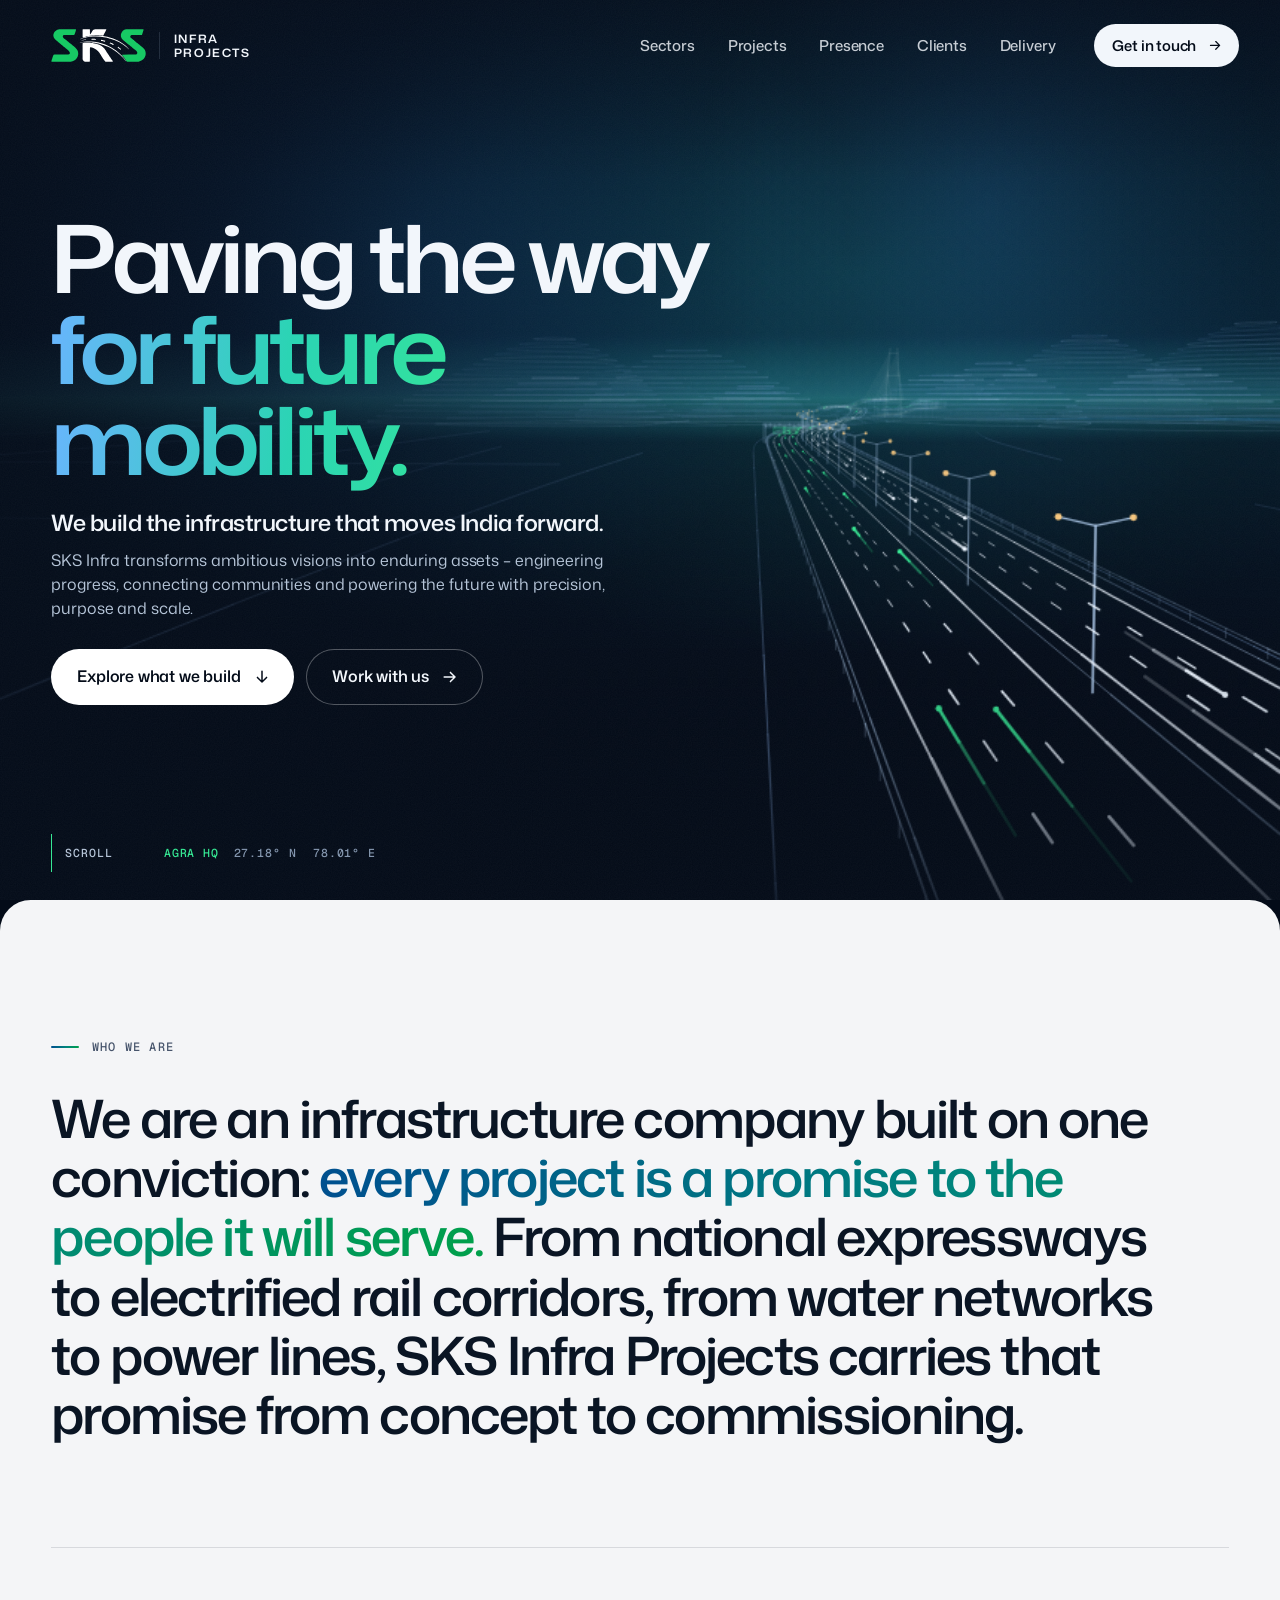
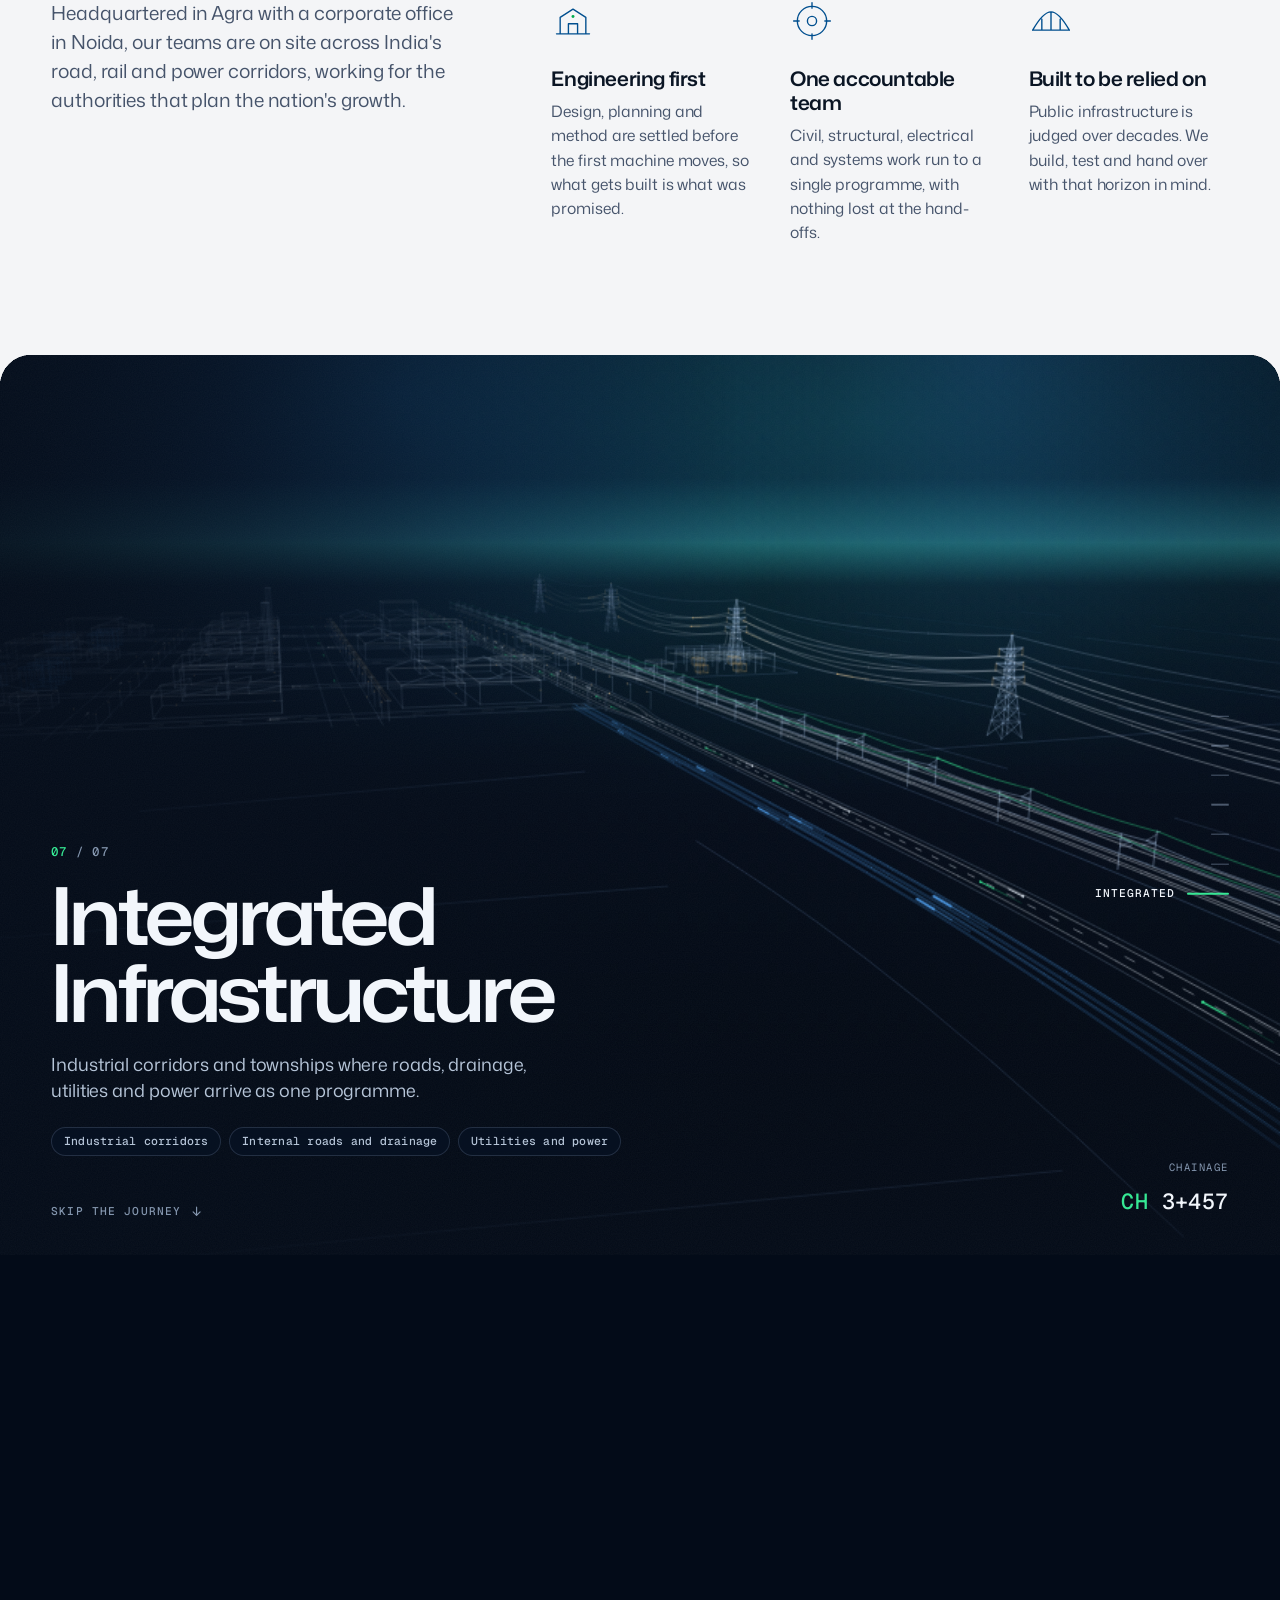
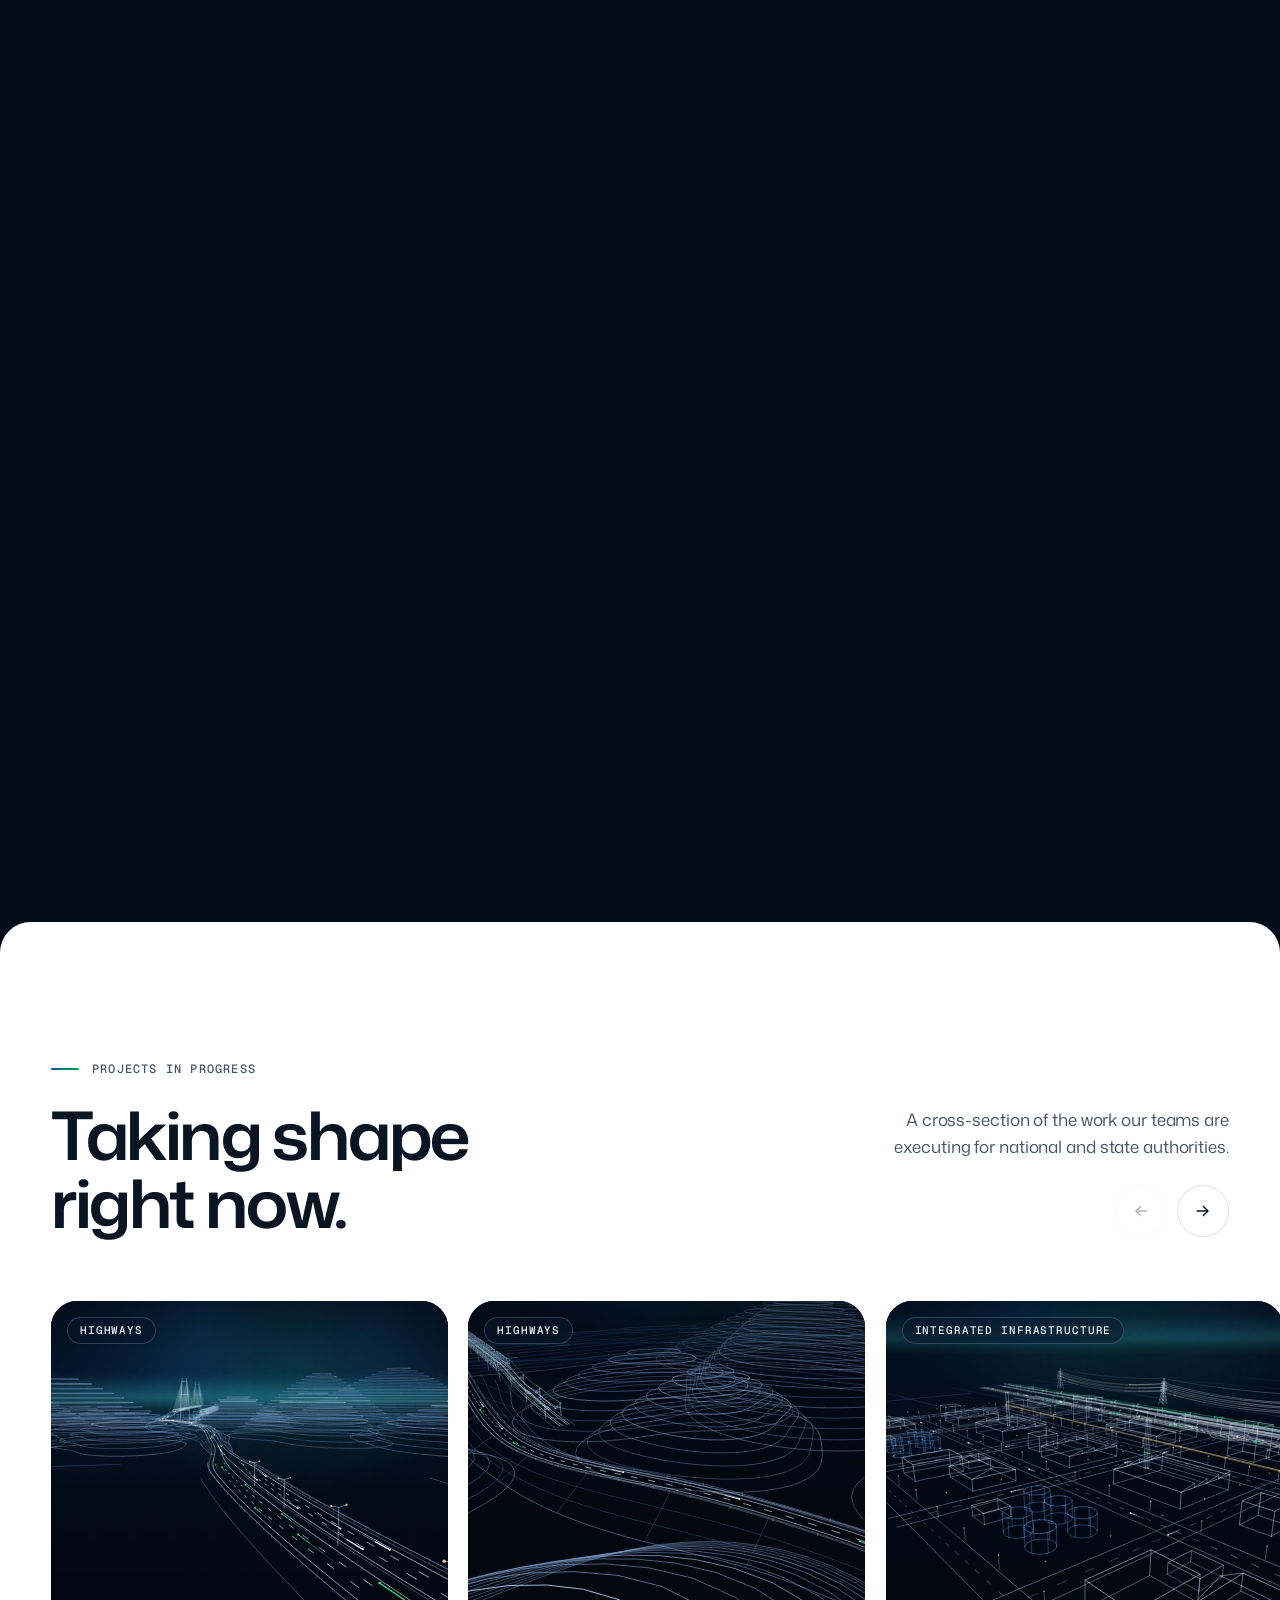
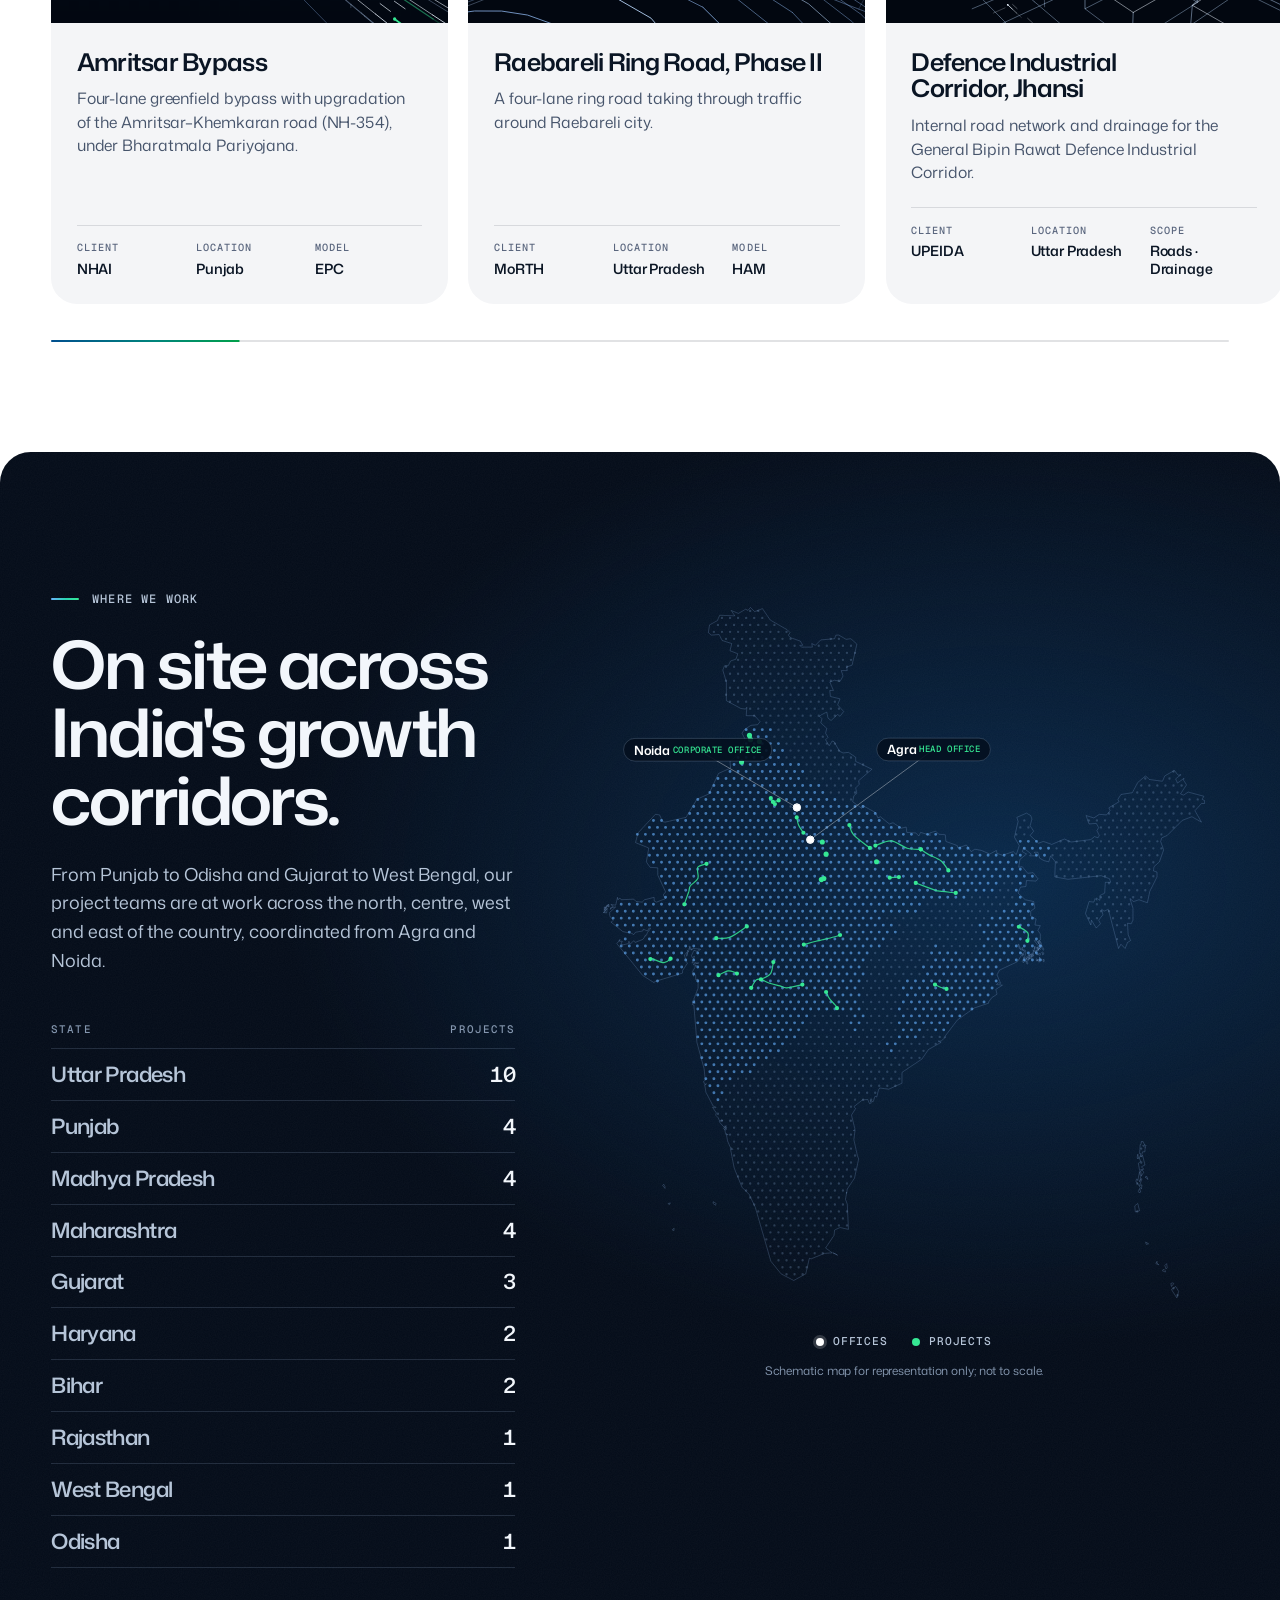
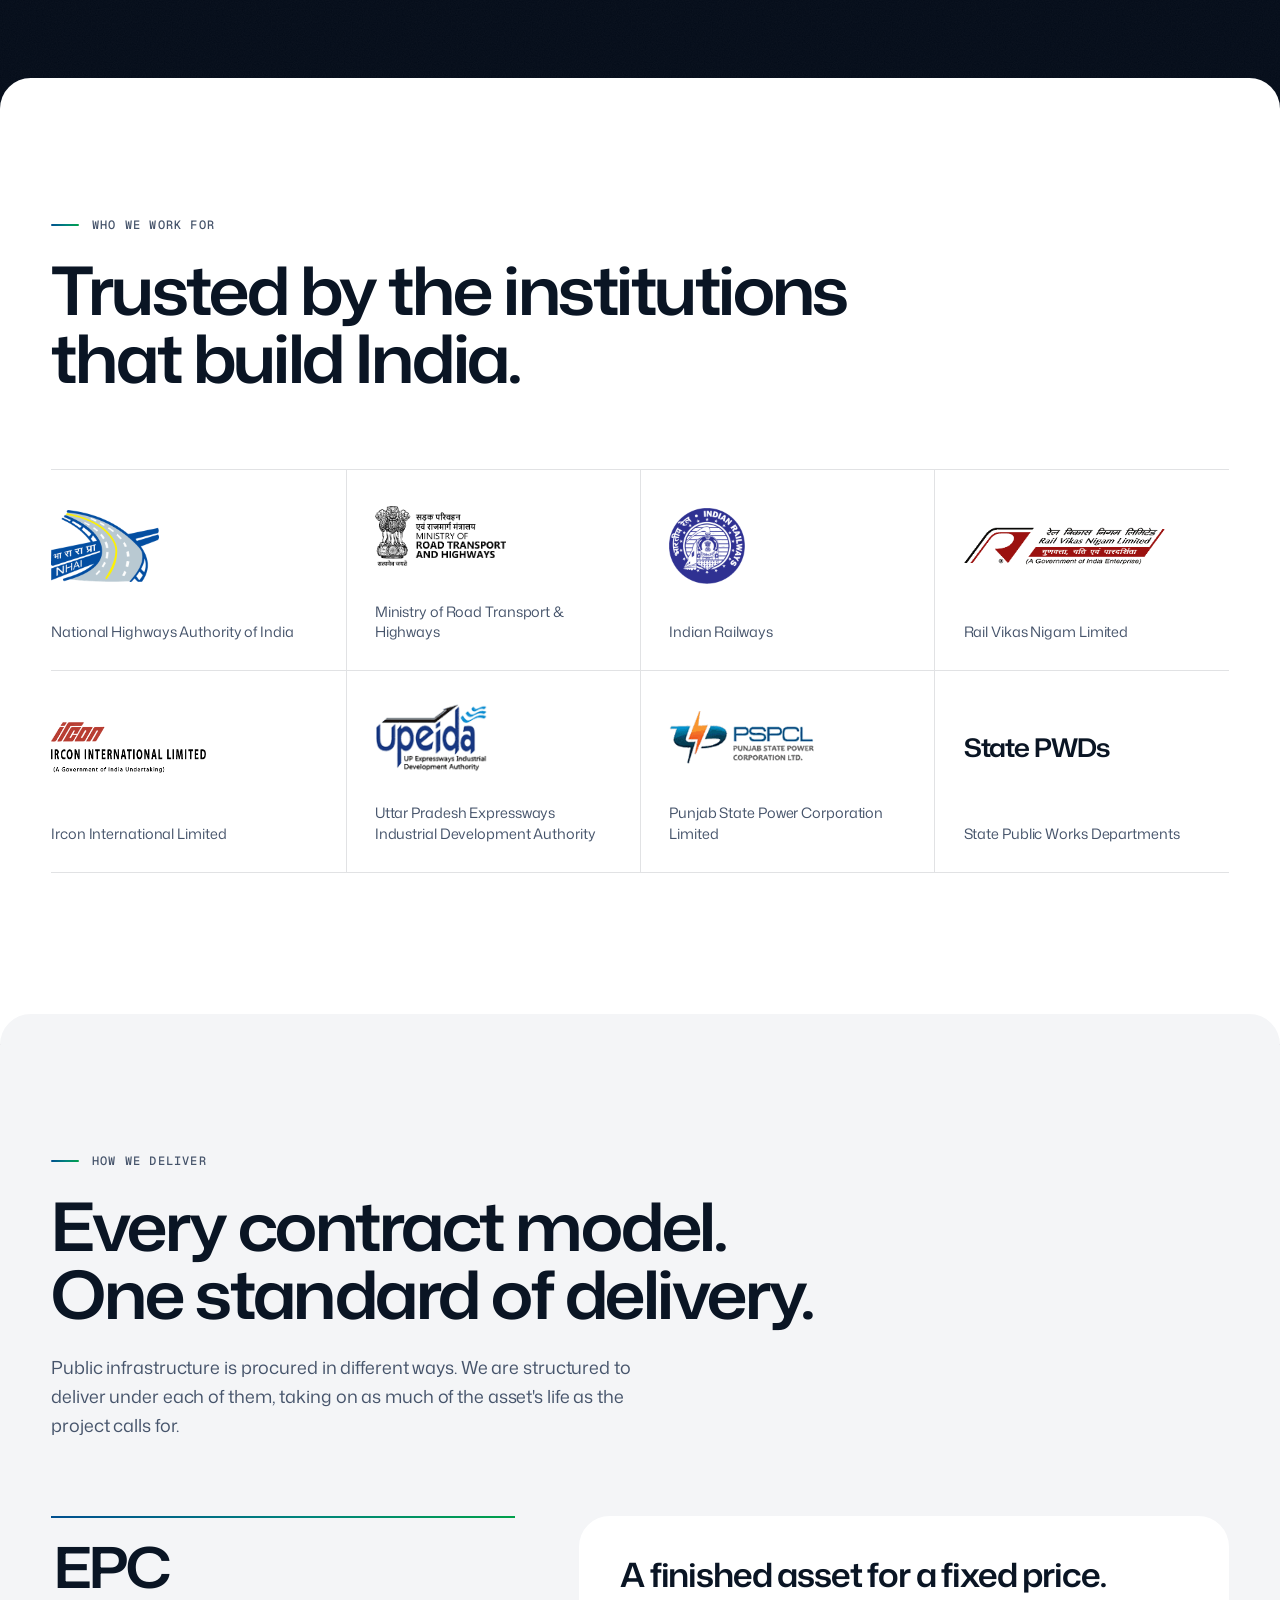
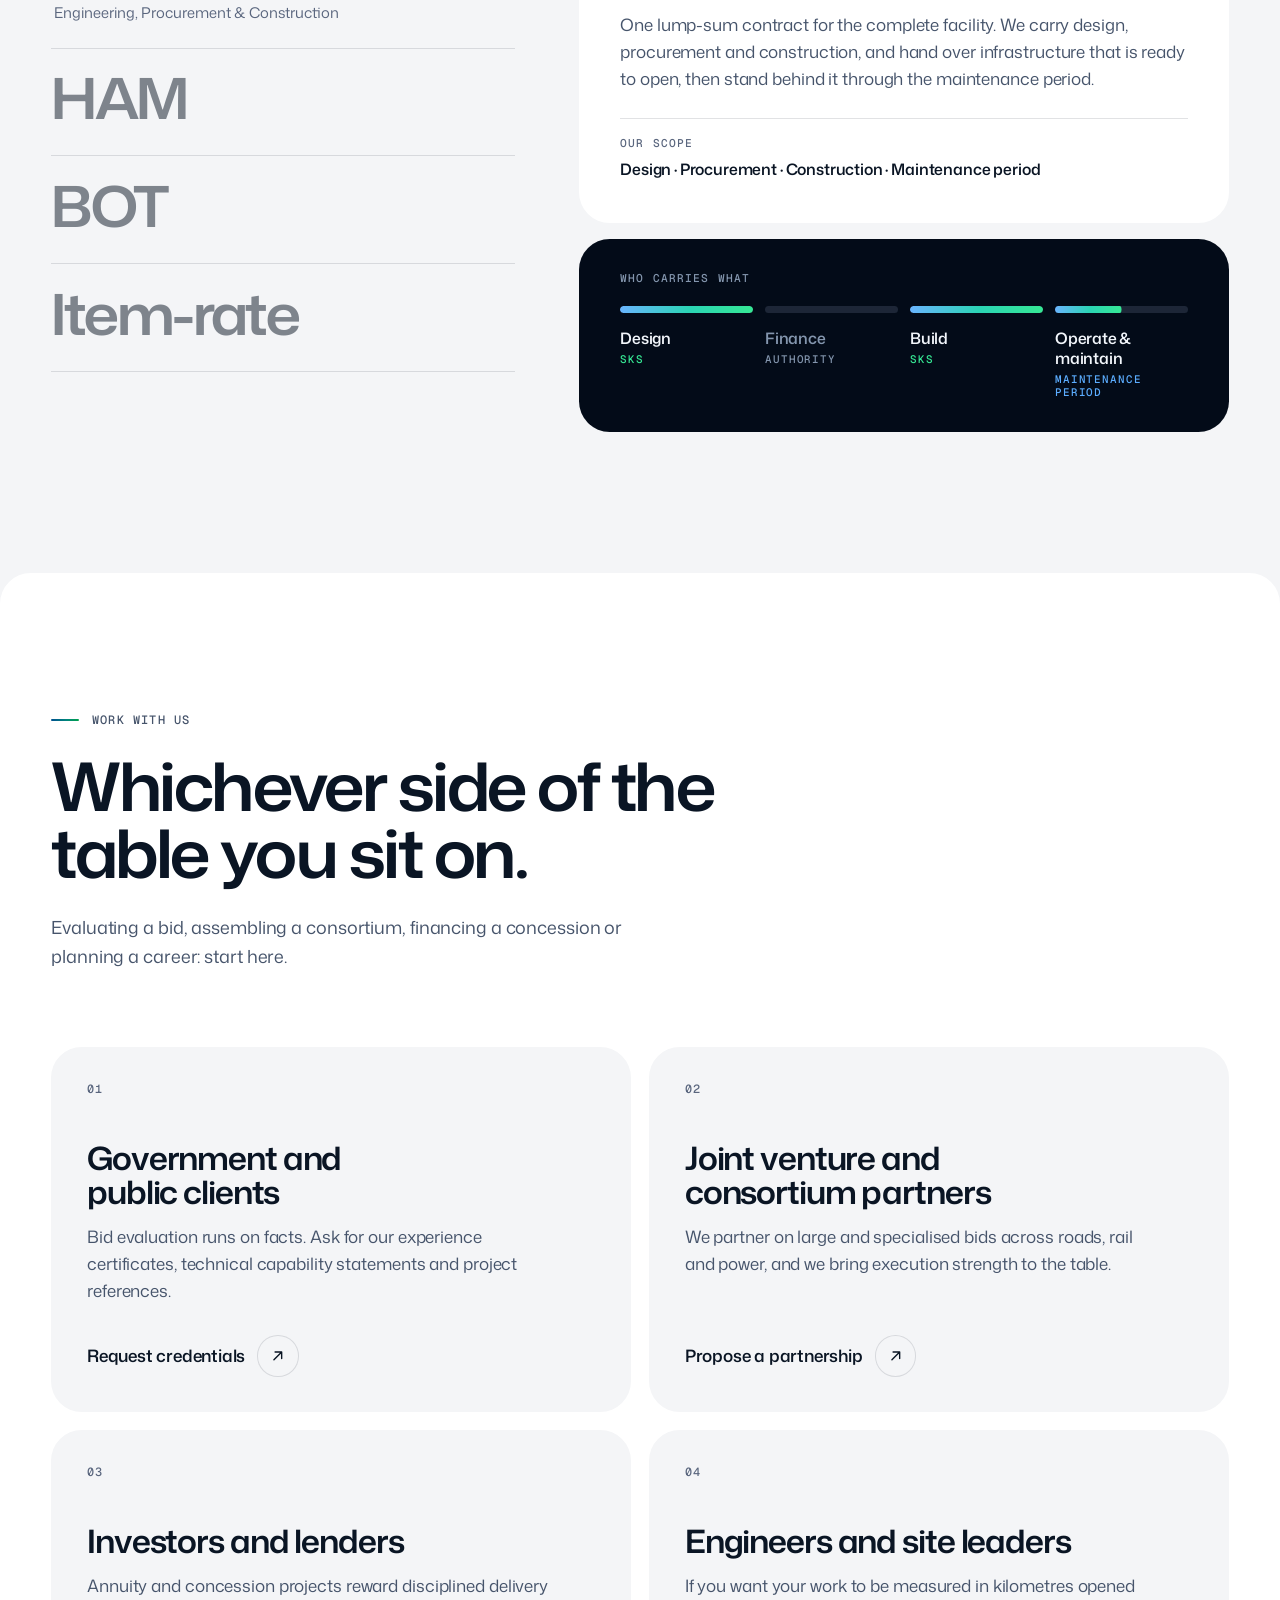
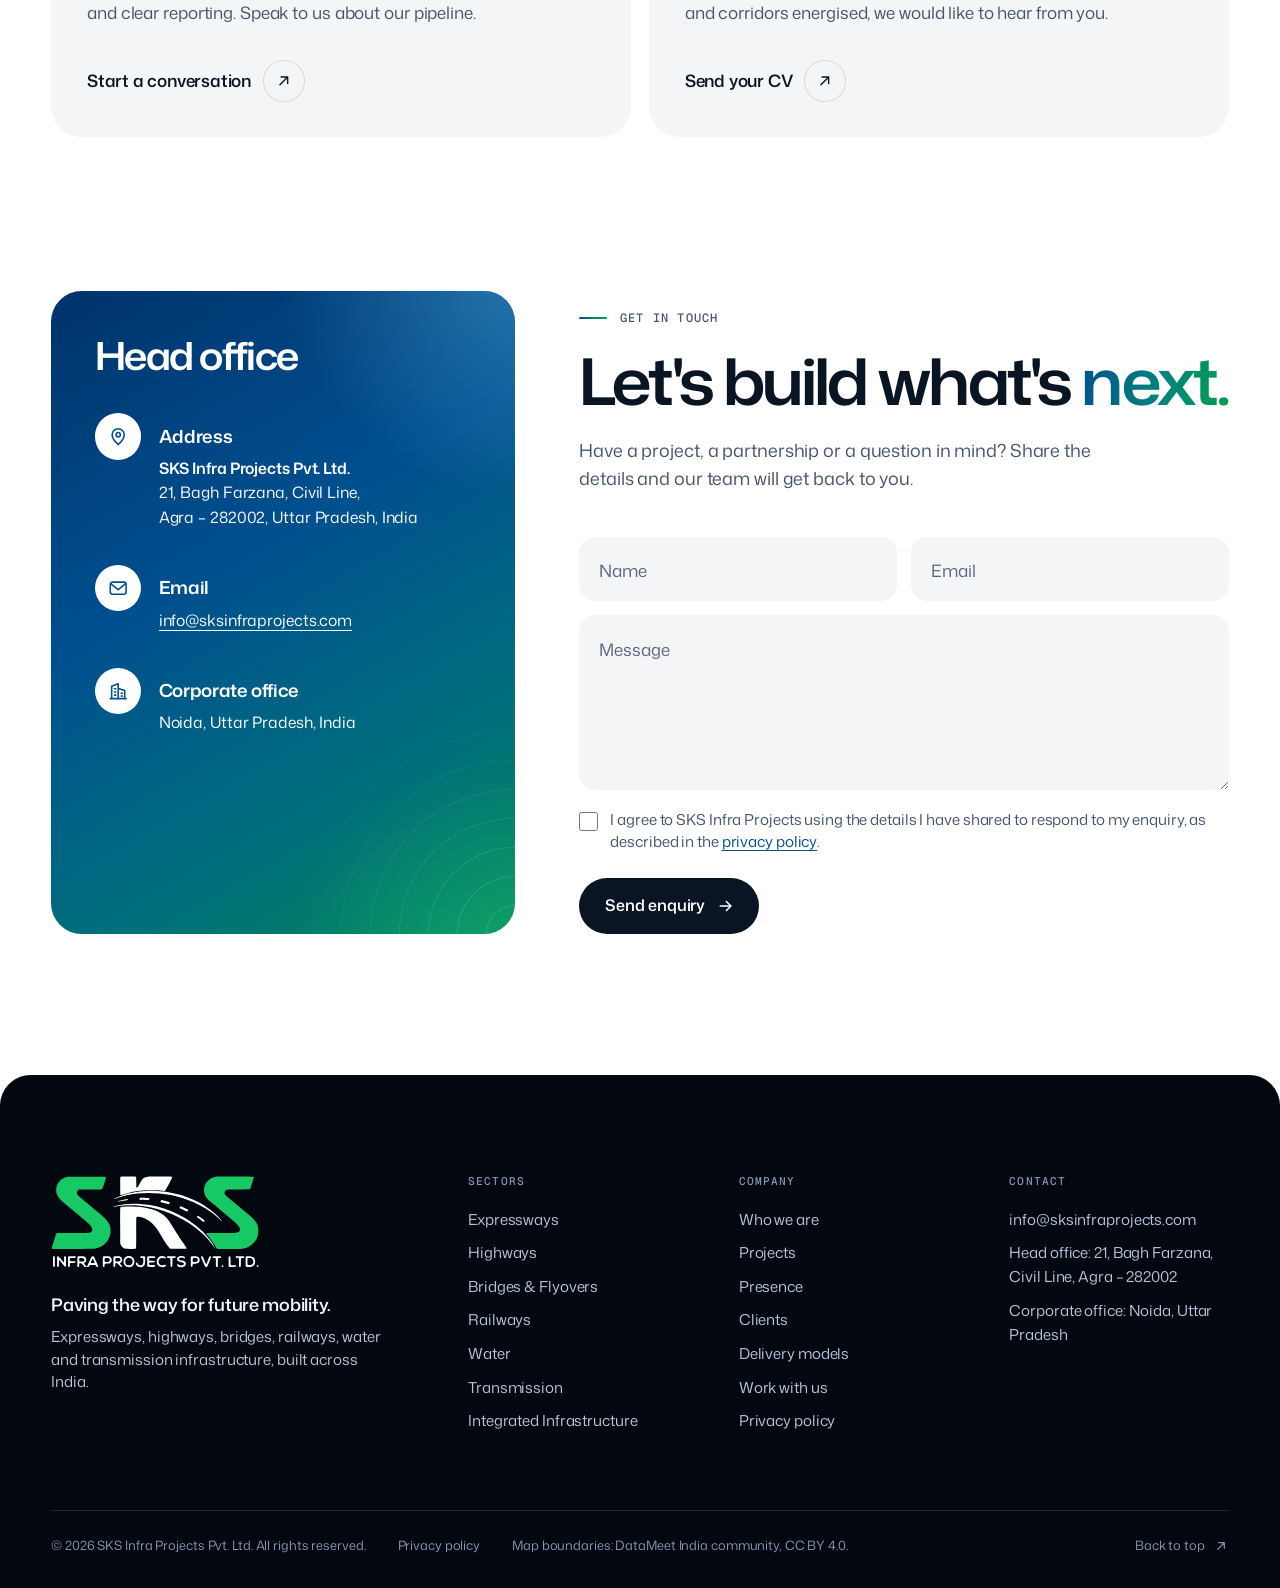
<file: index.html>
<!doctype html>
<html lang="en" class="no-js">
<head>
<meta charset="utf-8">
<meta name="viewport" content="width=device-width, initial-scale=1, viewport-fit=cover">
<title>SKS Infra Projects</title>
<meta name="description" content="SKS Infra Projects builds expressways, highways, bridges and flyovers, railway electrification, water and power transmission infrastructure across India, under EPC, HAM, BOT and item-rate contracts.">
<link rel="canonical" href="https://sksinfraprojects.com/">
<meta name="theme-color" content="#030b18">
<meta name="color-scheme" content="dark light">

<meta property="og:type" content="website">
<meta property="og:site_name" content="SKS Infra Projects">
<meta property="og:title" content="SKS Infra Projects | Paving the way for future mobility">
<meta property="og:description" content="We build the infrastructure that moves India forward: expressways, highways, bridges, railways, water and power transmission, under EPC, HAM, BOT and item-rate contracts.">
<meta property="og:url" content="https://sksinfraprojects.com/">
<meta property="og:image" content="https://sksinfraprojects.com/assets/img/og-image.jpg">
<meta property="og:image:width" content="1200">
<meta property="og:image:height" content="630">
<meta property="og:locale" content="en_IN">
<meta name="twitter:card" content="summary_large_image">

<!-- Tab icon: plain PNG files in two sizes, which every browser accepts (Safari does not take a vector icon here).
     /favicon.ico at the site root is the fallback for anything that asks for that address directly. -->
<link rel="icon" type="image/png" sizes="32x32" href="/favicon-32x32.png">
<link rel="icon" type="image/png" sizes="192x192" href="/favicon-192x192.png">
<link rel="apple-touch-icon" href="/apple-touch-icon.png">
<link rel="manifest" href="site.webmanifest">

<link rel="preload" href="assets/fonts/mona-sans-latin-var.woff2" as="font" type="font/woff2" crossorigin>
<!-- Whenever main.css changes, change the date after ?v= here and in the other page (see README, "After changing the stylesheet"). -->
<link rel="stylesheet" href="assets/css/main.css?v=2026-11-20">
<link rel="modulepreload" href="assets/js/main.js">
<link rel="modulepreload" href="assets/js/world.js">
<link rel="modulepreload" href="assets/js/renderer.js">
<script>document.documentElement.className = 'js';</script>

<script type="application/ld+json">
{
  "@context": "https://schema.org",
  "@type": "Organization",
  "name": "SKS Infra Projects Pvt. Ltd.",
  "alternateName": "SKS Infra Projects",
  "url": "https://sksinfraprojects.com/",
  "logo": "https://sksinfraprojects.com/assets/img/icon-512.png",
  "description": "Infrastructure company building expressways, highways, bridges and flyovers, railway electrification, water and power transmission infrastructure across India.",
  "email": "info@sksinfraprojects.com",
  "areaServed": { "@type": "Country", "name": "India" },
  "slogan": "Paving the way for future mobility",
  "address": { "@type": "PostalAddress", "streetAddress": "21, Bagh Farzana, Civil Line", "addressLocality": "Agra", "postalCode": "282002", "addressRegion": "Uttar Pradesh", "addressCountry": "IN" },
  "location": [
    { "@type": "Place", "name": "Head Office", "address": { "@type": "PostalAddress", "streetAddress": "21, Bagh Farzana, Civil Line", "addressLocality": "Agra", "postalCode": "282002", "addressRegion": "Uttar Pradesh", "addressCountry": "IN" } },
    { "@type": "Place", "name": "Corporate Office", "address": { "@type": "PostalAddress", "addressLocality": "Noida", "addressRegion": "Uttar Pradesh", "addressCountry": "IN" } }
  ],
  "knowsAbout": ["Expressways", "Highways", "Bridges and flyovers", "Railway electrification", "Water infrastructure", "Power transmission and distribution", "EPC", "Hybrid Annuity Model", "Build Operate Transfer"]
}
</script>
</head>

<body>
<a class="skip" href="#main">Skip to content</a>

<!-- shared icons -->
<svg class="sprite" aria-hidden="true" focusable="false">
  <symbol id="i-arrow" viewBox="0 0 24 24"><path d="M5 12h13M12.5 6.5 18 12l-5.5 5.5" fill="none" stroke="currentColor" stroke-width="1.8" stroke-linecap="round" stroke-linejoin="round"/></symbol>
  <symbol id="i-arrow-up" viewBox="0 0 24 24"><path d="M7 17 17 7M8.5 7H17v8.5" fill="none" stroke="currentColor" stroke-width="1.8" stroke-linecap="round" stroke-linejoin="round"/></symbol>
  <symbol id="i-pin" viewBox="0 0 24 24"><path d="M12 21s-6.5-5.7-6.5-10.5a6.5 6.5 0 0 1 13 0C18.5 15.3 12 21 12 21z" fill="none" stroke="currentColor" stroke-width="1.7" stroke-linejoin="round"/><circle cx="12" cy="10.4" r="2.3" fill="none" stroke="currentColor" stroke-width="1.7"/></symbol>
  <symbol id="i-mail" viewBox="0 0 24 24"><rect x="3.5" y="5.5" width="17" height="13" rx="2.6" fill="none" stroke="currentColor" stroke-width="1.7"/><path d="m4.6 7.6 7.4 5.9 7.4-5.9" fill="none" stroke="currentColor" stroke-width="1.7" stroke-linecap="round" stroke-linejoin="round"/></symbol>
  <symbol id="i-building" viewBox="0 0 24 24"><path d="M5 20V6.6L12 4v16M12 9.2l7 2V20M3.5 20h17M8 9.4h1.4M8 12.8h1.4M8 16.2h1.4M15.2 14.2h1.4M15.2 17.2h1.4" fill="none" stroke="currentColor" stroke-width="1.7" stroke-linecap="round" stroke-linejoin="round"/></symbol>
  <symbol id="i-down" viewBox="0 0 24 24"><path d="M12 5v13M6.5 12.5 12 18l5.5-5.5" fill="none" stroke="currentColor" stroke-width="1.8" stroke-linecap="round" stroke-linejoin="round"/></symbol>
</svg>

<!-- ================================================================== -->
<!-- Navigation                                                          -->
<!-- ================================================================== -->
<header class="nav" data-nav>
  <div class="nav__bar">
    <a class="brand" href="#top" aria-label="SKS Infra Projects, home">
      <span class="brand__mark">
        <img class="brand__img brand__img--light" src="assets/img/logo-mark-light.svg" width="96" height="34" alt="">
        <img class="brand__img brand__img--color" src="assets/img/logo-mark.svg" width="96" height="34" alt="">
      </span>
      <span class="brand__name">Infra Projects</span>
    </a>
    <nav class="nav__links" aria-label="Primary">
      <a href="#sectors">Sectors</a>
      <a href="#projects">Projects</a>
      <a href="#presence">Presence</a>
      <a href="#clients">Clients</a>
      <a href="#delivery">Delivery</a>
    </nav>
    <a class="btn btn--nav" href="#contact"><span>Get in touch</span><svg class="btn__icon"><use href="#i-arrow"/></svg></a>
    <button class="nav__toggle" type="button" aria-expanded="false" aria-controls="menu">
      <span class="nav__toggle-label">Menu</span>
      <span class="nav__toggle-bars" aria-hidden="true"><i></i><i></i></span>
    </button>
  </div>
  <div class="nav__progress" aria-hidden="true"><i data-progress></i></div>
</header>

<div class="menu" id="menu" hidden>
  <nav class="menu__links" aria-label="Menu">
    <a href="#sectors"><span>01</span>Sectors</a>
    <a href="#projects"><span>02</span>Projects</a>
    <a href="#presence"><span>03</span>Presence</a>
    <a href="#clients"><span>04</span>Clients</a>
    <a href="#delivery"><span>05</span>Delivery</a>
    <a href="#contact"><span>06</span>Contact</a>
  </nav>
  <div class="menu__foot">
    <a href="mailto:info@sksinfraprojects.com">info@sksinfraprojects.com</a>
    <span>Agra · Noida</span>
  </div>
</div>

<main id="main">

<!-- ================================================================== -->
<!-- Hero                                                                -->
<!-- ================================================================== -->
<div class="curtain">
<section class="hero" id="top" data-theme="dark" aria-labelledby="hero-title">
  <!-- Film. To use real footage later, add:
       <video class="hero__video" autoplay muted loop playsinline poster="assets/media/hero.jpg"><source src="assets/media/hero.mp4" type="video/mp4"></video>
       directly inside .hero__media (see README). -->
  <div class="hero__media" aria-hidden="true">
    <div class="stage" data-stage="hero"><canvas data-sky></canvas><canvas data-lines></canvas></div>
  </div>
  <div class="hero__scrim" aria-hidden="true"></div>
  <div class="grain" aria-hidden="true"></div>

  <div class="hero__content container">
    <h1 class="hero__title" id="hero-title">
      <span class="line"><span>Paving the way</span></span>
      <span class="line"><span><em>for future</em></span></span>
      <span class="line"><span><em>mobility.</em></span></span>
    </h1>
    <p class="hero__lead">We build the infrastructure that moves India forward.</p>
    <p class="hero__lede">SKS Infra transforms ambitious visions into enduring assets – engineering progress, connecting communities and powering the future with precision, purpose and scale.</p>
    <div class="hero__cta">
      <a class="btn btn--primary" href="#sectors" data-magnetic><span>Explore what we build</span><svg class="btn__icon"><use href="#i-down"/></svg></a>
      <a class="btn btn--ghost" href="#partners" data-magnetic><span>Work with us</span><svg class="btn__icon"><use href="#i-arrow"/></svg></a>
    </div>
  </div>

  <div class="hero__foot container">
    <a class="scrollcue" href="#about"><i></i><span>Scroll</span></a>
    <p class="hero__coord" aria-hidden="true"><span>Agra HQ</span>27.18° N &nbsp;78.01° E</p>
  </div>
</section>

<!-- ================================================================== -->
<!-- Who we are                                                          -->
<!-- ================================================================== -->
<section class="manifesto sheet" id="about" data-theme="light" aria-labelledby="about-title">
  <div class="container">
    <p class="eyebrow" data-reveal><i></i>Who we are</p>
    <h2 class="manifesto__text" id="about-title" data-words>We are an infrastructure company built on one conviction: <em>every project is a promise to the people it will serve.</em> From national expressways to electrified rail corridors, from water networks to power lines, SKS Infra Projects carries that promise from concept to commissioning.</h2>

    <div class="manifesto__grid">
      <p class="manifesto__aside" data-reveal>Headquartered in Agra with a corporate office in Noida, our teams are on site across India's road, rail and power corridors, working for the authorities that plan the nation's growth.</p>
      <ul class="pillars">
        <li data-reveal style="--i:0">
          <svg viewBox="0 0 48 48" aria-hidden="true"><path d="M6 38h36M10 38V20l14-9 14 9v18M19 38V27h10v11"/><circle cx="24" cy="19" r="1.6"/></svg>
          <h3>Engineering first</h3>
          <p>Design, planning and method are settled before the first machine moves, so what gets built is what was promised.</p>
        </li>
        <li data-reveal style="--i:1">
          <svg viewBox="0 0 48 48" aria-hidden="true"><circle cx="24" cy="24" r="5"/><circle cx="24" cy="24" r="16"/><path d="M24 4v6M24 38v6M4 24h6M38 24h6"/></svg>
          <h3>One accountable team</h3>
          <p>Civil, structural, electrical and systems work run to a single programme, with nothing lost at the hand-offs.</p>
        </li>
        <li data-reveal style="--i:2">
          <svg viewBox="0 0 48 48" aria-hidden="true"><path d="M4 34c8-14 14-20 20-20s12 6 20 20M4 34h40M14 34V22M24 34V14M34 34V22"/></svg>
          <h3>Built to be relied on</h3>
          <p>Public infrastructure is judged over decades. We build, test and hand over with that horizon in mind.</p>
        </li>
      </ul>
    </div>
  </div>
</section>
</div><!-- /.curtain -->

<!-- ================================================================== -->
<!-- Sectors: the corridor journey                                       -->
<!-- ================================================================== -->
<section class="journey sheet sheet--dark" id="sectors" data-theme="dark" aria-labelledby="sectors-title">
  <div class="journey__track" data-journey>
    <div class="journey__pin">
      <div class="stage" data-stage="journey" aria-hidden="true"><canvas data-sky></canvas><canvas data-lines></canvas></div>
      <div class="journey__scrim" aria-hidden="true"></div>
      <div class="grain" aria-hidden="true"></div>

      <div class="journey__ui container">
        <a class="journey__skip" href="#delivery">Skip the journey<svg><use href="#i-down"/></svg></a>
        <header class="journey__intro" data-chapter="intro">
          <p class="eyebrow"><i></i>What we build</p>
          <h2 id="sectors-title">One corridor.<br>Every kind of infrastructure.</h2>
          <p>Scroll to travel a single line through all seven sectors we work in.</p>
        </header>

        <ol class="chapters">
          <li class="chapter" data-chapter="0">
            <p class="chapter__index"><b>01</b> / 07</p>
            <h3>Expressways</h3>
            <p class="chapter__lede">Greenfield, access-controlled corridors engineered for speed, safety and decades of traffic.</p>
            <ul class="tags"><li>Greenfield alignments</li><li>Multi-lane carriageways</li><li>Interchanges and structures</li></ul>
          </li>
          <li class="chapter" data-chapter="1">
            <p class="chapter__index"><b>02</b> / 07</p>
            <h3>Highways</h3>
            <p class="chapter__lede">National and state highways, bypasses and ring roads that carry traffic through and around growing cities.</p>
            <ul class="tags"><li>Two-lane with paved shoulders to four-lane</li><li>Bypasses and ring roads</li><li>Widening and upgradation</li></ul>
          </li>
          <li class="chapter" data-chapter="2">
            <p class="chapter__index"><b>03</b> / 07</p>
            <h3>Bridges &amp; Flyovers</h3>
            <p class="chapter__lede">The structures that lift an alignment over rivers, railways and junctions.</p>
            <ul class="tags"><li>Major and minor bridges</li><li>Flyovers and viaducts</li><li>Vehicular underpasses</li></ul>
          </li>
          <li class="chapter" data-chapter="3">
            <p class="chapter__index"><b>04</b> / 07</p>
            <h3>Railways</h3>
            <p class="chapter__lede">Overhead electrification and traction power that let trains run faster and heavier.</p>
            <ul class="tags"><li>25 kV and 2×25 kV overhead equipment</li><li>Traction upgrades for higher speeds</li><li>Electrification of new and doubled lines</li></ul>
          </li>
          <li class="chapter" data-chapter="4">
            <p class="chapter__index"><b>05</b> / 07</p>
            <h3>Water</h3>
            <p class="chapter__lede">Networks that carry water to where it is needed, and take it safely away.</p>
            <ul class="tags"><li>Water supply networks</li><li>Pipelines and distribution</li><li>Stormwater drainage</li></ul>
          </li>
          <li class="chapter" data-chapter="5">
            <p class="chapter__index"><b>06</b> / 07</p>
            <h3>Transmission</h3>
            <p class="chapter__lede">Power networks strengthened from the substation to the last service line.</p>
            <ul class="tags"><li>HT and LT network infrastructure</li><li>Loss-reduction programmes</li><li>Transmission and distribution lines</li></ul>
          </li>
          <li class="chapter" data-chapter="6">
            <p class="chapter__index"><b>07</b> / 07</p>
            <h3>Integrated Infrastructure</h3>
            <p class="chapter__lede">Industrial corridors and townships where roads, drainage, utilities and power arrive as one programme.</p>
            <ul class="tags"><li>Industrial corridors</li><li>Internal roads and drainage</li><li>Utilities and power</li></ul>
          </li>
        </ol>

        <div class="journey__hud" aria-hidden="true">
          <span class="hud__label">Chainage</span>
          <span class="hud__value" data-chainage>0+000</span>
        </div>

        <nav class="journey__rail" aria-label="Sector chapters">
          <button type="button" data-jump="0" aria-label="Expressways"><i></i><span>Expressways</span></button>
          <button type="button" data-jump="1" aria-label="Highways"><i></i><span>Highways</span></button>
          <button type="button" data-jump="2" aria-label="Bridges and Flyovers"><i></i><span>Bridges &amp; Flyovers</span></button>
          <button type="button" data-jump="3" aria-label="Railways"><i></i><span>Railways</span></button>
          <button type="button" data-jump="4" aria-label="Water"><i></i><span>Water</span></button>
          <button type="button" data-jump="5" aria-label="Transmission"><i></i><span>Transmission</span></button>
          <button type="button" data-jump="6" aria-label="Integrated Infrastructure"><i></i><span>Integrated</span></button>
        </nav>

      </div>
    </div>
  </div>
</section>

<!-- ================================================================== -->
<!-- Projects                                                            -->
<!-- ================================================================== -->
<section class="work sheet" id="projects" data-theme="light" aria-labelledby="projects-title">
  <div class="container">
    <header class="section-head section-head--row">
      <div>
        <p class="eyebrow" data-reveal><i></i>Projects in progress</p>
        <h2 id="projects-title" data-reveal>Taking shape<br>right now.</h2>
      </div>
      <div class="work__nav" data-reveal>
        <p>A cross-section of the work our teams are executing for national and state authorities.</p>
        <div class="work__buttons">
          <button type="button" class="round" data-work-prev aria-label="Previous projects"><svg><use href="#i-arrow"/></svg></button>
          <button type="button" class="round" data-work-next aria-label="Next projects"><svg><use href="#i-arrow"/></svg></button>
        </div>
      </div>
    </header>
  </div>

  <!-- Each card's media holds a still from the film. To use a photograph instead, drop
       <img src="assets/media/projects/your-photo.jpg" alt="..."> inside .card__media (see README). -->
  <div class="work__rail" data-work-rail tabindex="0" role="region" aria-label="Projects, scroll horizontally">
    <article class="card" data-still="bypass">
      <div class="card__media"><div class="stage"><canvas data-sky></canvas><canvas data-lines></canvas></div><span class="card__tag">Highways</span></div>
      <div class="card__body">
        <h3>Amritsar Bypass</h3>
        <p>Four-lane greenfield bypass with upgradation of the Amritsar–Khemkaran road (NH-354), under Bharatmala Pariyojana.</p>
        <dl class="card__meta"><div><dt>Client</dt><dd>NHAI</dd></div><div><dt>Location</dt><dd>Punjab</dd></div><div><dt>Model</dt><dd>EPC</dd></div></dl>
      </div>
    </article>
    <article class="card" data-still="ring">
      <div class="card__media"><div class="stage"><canvas data-sky></canvas><canvas data-lines></canvas></div><span class="card__tag">Highways</span></div>
      <div class="card__body">
        <h3>Raebareli Ring Road, Phase II</h3>
        <p>A four-lane ring road taking through traffic around Raebareli city.</p>
        <dl class="card__meta"><div><dt>Client</dt><dd>MoRTH</dd></div><div><dt>Location</dt><dd>Uttar Pradesh</dd></div><div><dt>Model</dt><dd>HAM</dd></div></dl>
      </div>
    </article>
    <article class="card" data-still="corridor">
      <div class="card__media"><div class="stage"><canvas data-sky></canvas><canvas data-lines></canvas></div><span class="card__tag">Integrated Infrastructure</span></div>
      <div class="card__body">
        <h3>Defence Industrial Corridor, Jhansi</h3>
        <p>Internal road network and drainage for the General Bipin Rawat Defence Industrial Corridor.</p>
        <dl class="card__meta"><div><dt>Client</dt><dd>UPEIDA</dd></div><div><dt>Location</dt><dd>Uttar Pradesh</dd></div><div><dt>Scope</dt><dd>Roads · Drainage</dd></div></dl>
      </div>
    </article>
    <article class="card" data-still="power">
      <div class="card__media"><div class="stage"><canvas data-sky></canvas><canvas data-lines></canvas></div><span class="card__tag">Transmission</span></div>
      <div class="card__body">
        <h3>RDSS network strengthening</h3>
        <p>HT and LT infrastructure loss-reduction works across Tarn Taran, Kapurthala, Sri Muktsar Sahib and Fazilka.</p>
        <dl class="card__meta"><div><dt>Client</dt><dd>PSPCL</dd></div><div><dt>Location</dt><dd>Punjab</dd></div><div><dt>Scope</dt><dd>HT · LT networks</dd></div></dl>
      </div>
    </article>
    <article class="card" data-still="hills">
      <div class="card__media"><div class="stage"><canvas data-sky></canvas><canvas data-lines></canvas></div><span class="card__tag">Highways</span></div>
      <div class="card__body">
        <h3>Bhind Bypass, NH-552 Extension</h3>
        <p>Ater realignment and Bhind bypass, built two-lane with paved shoulders.</p>
        <dl class="card__meta"><div><dt>Client</dt><dd>MoRTH</dd></div><div><dt>Location</dt><dd>Madhya Pradesh</dd></div><div><dt>Model</dt><dd>EPC</dd></div></dl>
      </div>
    </article>
  </div>
  <div class="container">
    <div class="work__progress" aria-hidden="true"><i data-work-progress></i></div>
  </div>
</section>

<!-- ================================================================== -->
<!-- Presence                                                            -->
<!-- ================================================================== -->
<section class="presence sheet sheet--dark" id="presence" data-theme="dark" aria-labelledby="presence-title">
  <div class="grain" aria-hidden="true"></div>
  <div class="container presence__grid">
    <div class="presence__copy">
      <p class="eyebrow" data-reveal><i></i>Where we work</p>
      <h2 id="presence-title" data-reveal>On site across India's growth corridors.</h2>
      <p class="presence__lede" data-reveal>From Punjab to Odisha and Gujarat to West Bengal, our project teams are at work across the north, centre, west and east of the country, coordinated from Agra and Noida.</p>

      <!-- Projects per state. To change a number, edit it here; nothing else depends on it. -->
      <div class="states" data-states>
        <p class="states__head" aria-hidden="true"><span>State</span><span>Projects</span></p>
        <ul>
          <li><button type="button" data-state="1"><span class="states__name">Uttar Pradesh</span> <span class="states__count">10<span class="vh"> projects</span></span></button></li>
          <li><button type="button" data-state="2"><span class="states__name">Punjab</span> <span class="states__count">4<span class="vh"> projects</span></span></button></li>
          <li><button type="button" data-state="3"><span class="states__name">Madhya Pradesh</span> <span class="states__count">4<span class="vh"> projects</span></span></button></li>
          <li><button type="button" data-state="7"><span class="states__name">Maharashtra</span> <span class="states__count">4<span class="vh"> projects</span></span></button></li>
          <li><button type="button" data-state="6"><span class="states__name">Gujarat</span> <span class="states__count">3<span class="vh"> projects</span></span></button></li>
          <li><button type="button" data-state="4"><span class="states__name">Haryana</span> <span class="states__count">2<span class="vh"> projects</span></span></button></li>
          <li><button type="button" data-state="8"><span class="states__name">Bihar</span> <span class="states__count">2<span class="vh"> projects</span></span></button></li>
          <li><button type="button" data-state="5"><span class="states__name">Rajasthan</span> <span class="states__count">1<span class="vh"> project</span></span></button></li>
          <li><button type="button" data-state="9"><span class="states__name">West Bengal</span> <span class="states__count">1<span class="vh"> project</span></span></button></li>
          <li><button type="button" data-state="10"><span class="states__name">Odisha</span> <span class="states__count">1<span class="vh"> project</span></span></button></li>
        </ul>
      </div>
    </div>

    <div class="presence__mapwrap">
      <div class="presence__map" data-map role="img" aria-label="Map of India highlighting the ten states where SKS Infra Projects has projects under way, with its offices in Agra and Noida"></div>
      <ul class="legend">
        <li><i class="k-office"></i>Offices</li>
        <li><i class="k-project"></i>Projects</li>
      </ul>
      <p class="presence__note">Schematic map for representation only; not to scale.</p>
    </div>
  </div>
</section>

<!-- ================================================================== -->
<!-- Clients                                                             -->
<!-- ================================================================== -->
<section class="clients sheet" id="clients" data-theme="light" aria-labelledby="clients-title">
  <div class="container">
    <header class="section-head">
      <p class="eyebrow" data-reveal><i></i>Who we work for</p>
      <h2 id="clients-title" data-reveal>Trusted by the institutions<br>that build India.</h2>
    </header>
    <!-- Logos are the property of their respective organisations and are shown to identify them as clients.
         Files live in assets/img/clients/. -->
    <ul class="clients__grid">
      <li data-reveal style="--i:0"><span class="clients__logo"><img src="assets/img/clients/nhai.png" width="108" height="71" alt="" loading="lazy" decoding="async"></span><span class="clients__name">National Highways Authority of India</span></li>
      <li data-reveal style="--i:1"><span class="clients__logo"><img src="assets/img/clients/morth.png" width="131" height="59" alt="" loading="lazy" decoding="async"></span><span class="clients__name">Ministry of Road Transport &amp; Highways</span></li>
      <li data-reveal style="--i:2"><span class="clients__logo"><img src="assets/img/clients/indian-railways.png" width="76" height="76" alt="" loading="lazy" decoding="async"></span><span class="clients__name">Indian Railways</span></li>
      <li data-reveal style="--i:3"><span class="clients__logo"><img src="assets/img/clients/rvnl.png" width="201" height="39" alt="" loading="lazy" decoding="async"></span><span class="clients__name">Rail Vikas Nigam Limited</span></li>
      <li data-reveal style="--i:4"><span class="clients__logo"><img src="assets/img/clients/ircon.png" width="155" height="50" alt="" loading="lazy" decoding="async"></span><span class="clients__name">Ircon International Limited</span></li>
      <li data-reveal style="--i:5"><span class="clients__logo"><img src="assets/img/clients/upeida.png" width="113" height="69" alt="" loading="lazy" decoding="async"></span><span class="clients__name">Uttar Pradesh Expressways Industrial Development Authority</span></li>
      <li data-reveal style="--i:6"><span class="clients__logo"><img src="assets/img/clients/pspcl.png" width="146" height="53" alt="" loading="lazy" decoding="async"></span><span class="clients__name">Punjab State Power Corporation Limited</span></li>
      <li data-reveal style="--i:7"><span class="clients__logo clients__logo--text" aria-hidden="true">State PWDs</span><span class="clients__name">State Public Works Departments</span></li>
    </ul>
  </div>
</section>

<!-- ================================================================== -->
<!-- Delivery models                                                     -->
<!-- ================================================================== -->
<section class="models sheet" id="delivery" data-theme="light" aria-labelledby="delivery-title">
  <div class="container">
    <header class="section-head">
      <p class="eyebrow" data-reveal><i></i>How we deliver</p>
      <h2 id="delivery-title" data-reveal>Every contract model.<br>One standard of delivery.</h2>
      <p class="section-head__lede" data-reveal>Public infrastructure is procured in different ways. We are structured to deliver under each of them, taking on as much of the asset's life as the project calls for.</p>
    </header>

    <div class="models__body" data-models>
      <div class="models__tabs" role="tablist" aria-label="Contract models">
        <button class="models__tab" role="tab" id="tab-epc" aria-controls="panel-epc" aria-selected="true" data-levels="full,none,full,shared" data-who="SKS|Authority|SKS|Maintenance period"><b>EPC</b><span>Engineering, Procurement &amp; Construction</span></button>
        <button class="models__tab" role="tab" id="tab-ham" aria-controls="panel-ham" aria-selected="false" tabindex="-1" data-levels="full,shared,full,full" data-who="SKS|Shared|SKS|SKS"><b>HAM</b><span>Hybrid Annuity Model</span></button>
        <button class="models__tab" role="tab" id="tab-bot" aria-controls="panel-bot" aria-selected="false" tabindex="-1" data-levels="full,full,full,full" data-who="SKS|SKS|SKS|SKS"><b>BOT</b><span>Build, Operate, Transfer</span></button>
        <button class="models__tab" role="tab" id="tab-item" aria-controls="panel-item" aria-selected="false" tabindex="-1" data-levels="none,none,full,none" data-who="Authority|Authority|SKS|Authority"><b>Item-rate</b><span>Measured works at unit rates</span></button>
      </div>

      <div class="models__stage">
        <div class="models__panels">
          <div class="models__panel is-active" role="tabpanel" id="panel-epc" aria-labelledby="tab-epc">
            <h3>A finished asset for a fixed price.</h3>
            <p>One lump-sum contract for the complete facility. We carry design, procurement and construction, and hand over infrastructure that is ready to open, then stand behind it through the maintenance period.</p>
            <p class="models__scope"><span>Our scope</span>Design · Procurement · Construction · Maintenance period</p>
          </div>
          <div class="models__panel" role="tabpanel" id="panel-ham" aria-labelledby="tab-ham" hidden>
            <h3>Shared funding. Long-term accountability.</h3>
            <p>A public-private partnership in which construction is part-funded by the authority and part by us. We then operate and maintain the road through the concession and are paid in annuities, so quality is our long-term interest too.</p>
            <p class="models__scope"><span>Our scope</span>Design · Part-finance · Construction · Operation and maintenance</p>
          </div>
          <div class="models__panel" role="tabpanel" id="panel-bot" aria-labelledby="tab-bot" hidden>
            <h3>We finance it, build it, run it and hand it back.</h3>
            <p>We raise the capital, build the asset and operate it across the concession period before transferring it to the authority in the condition the agreement requires.</p>
            <p class="models__scope"><span>Our scope</span>Design · Finance · Construction · Operation and maintenance · Transfer</p>
          </div>
          <div class="models__panel" role="tabpanel" id="panel-item" aria-labelledby="tab-item" hidden>
            <h3>The authority's design, executed precisely.</h3>
            <p>Works measured and paid at agreed unit rates against the client's drawings and bill of quantities. For projects where the scope is defined and disciplined execution is what matters.</p>
            <p class="models__scope"><span>Our scope</span>Construction to the authority's design</p>
          </div>
        </div>

        <div class="life" aria-hidden="true">
          <p class="life__title">Who carries what</p>
          <ol class="life__stages">
            <li data-level="full"><span class="life__bar"><i></i></span><b>Design</b><em>SKS</em></li>
            <li data-level="none"><span class="life__bar"><i></i></span><b>Finance</b><em>Authority</em></li>
            <li data-level="full"><span class="life__bar"><i></i></span><b>Build</b><em>SKS</em></li>
            <li data-level="shared"><span class="life__bar"><i></i></span><b>Operate &amp; maintain</b><em>Maintenance period</em></li>
          </ol>
        </div>
      </div>
    </div>
  </div>
</section>

<!-- ================================================================== -->
<!-- Work with us                                                        -->
<!-- ================================================================== -->
<section class="doors sheet" id="partners" data-theme="light" aria-labelledby="partners-title">
  <div class="container">
    <header class="section-head">
      <p class="eyebrow" data-reveal><i></i>Work with us</p>
      <h2 id="partners-title" data-reveal>Whichever side of the<br>table you sit on.</h2>
      <p class="section-head__lede" data-reveal>Evaluating a bid, assembling a consortium, financing a concession or planning a career: start here.</p>
    </header>
    <ul class="doors__grid">
      <li data-reveal style="--i:0">
        <a class="door" href="mailto:info@sksinfraprojects.com?subject=Credentials%20request" data-glow>
          <span class="door__index">01</span>
          <h3>Government and public clients</h3>
          <p>Bid evaluation runs on facts. Ask for our experience certificates, technical capability statements and project references.</p>
          <span class="door__cta">Request credentials<svg><use href="#i-arrow-up"/></svg></span>
        </a>
      </li>
      <li data-reveal style="--i:1">
        <a class="door" href="mailto:info@sksinfraprojects.com?subject=Partnership%20enquiry" data-glow>
          <span class="door__index">02</span>
          <h3>Joint venture and consortium partners</h3>
          <p>We partner on large and specialised bids across roads, rail and power, and we bring execution strength to the table.</p>
          <span class="door__cta">Propose a partnership<svg><use href="#i-arrow-up"/></svg></span>
        </a>
      </li>
      <li data-reveal style="--i:2">
        <a class="door" href="mailto:info@sksinfraprojects.com?subject=Investor%20and%20lender%20enquiry" data-glow>
          <span class="door__index">03</span>
          <h3>Investors and lenders</h3>
          <p>Annuity and concession projects reward disciplined delivery and clear reporting. Speak to us about our pipeline.</p>
          <span class="door__cta">Start a conversation<svg><use href="#i-arrow-up"/></svg></span>
        </a>
      </li>
      <li data-reveal style="--i:3">
        <a class="door" href="mailto:info@sksinfraprojects.com?subject=Careers" data-glow>
          <span class="door__index">04</span>
          <h3>Engineers and site leaders</h3>
          <p>If you want your work to be measured in kilometres opened and corridors energised, we would like to hear from you.</p>
          <span class="door__cta">Send your CV<svg><use href="#i-arrow-up"/></svg></span>
        </a>
      </li>
    </ul>
  </div>
</section>

<!-- ================================================================== -->
<!-- Contact                                                             -->
<!-- ================================================================== -->
<section class="contact" id="contact" data-theme="light" aria-labelledby="contact-title">
  <div class="container contact__grid">
    <aside class="office" aria-labelledby="office-title" data-reveal>
      <div class="office__sheen" aria-hidden="true"><i></i><i></i></div>
      <h2 class="office__title" id="office-title">Head office</h2>
      <ul class="office__list">
        <li>
          <span class="office__icon" aria-hidden="true"><svg><use href="#i-pin"/></svg></span>
          <div>
            <h3>Address</h3>
            <address><b>SKS Infra Projects Pvt. Ltd.</b>21, Bagh Farzana, Civil Line,<br>Agra – 282002, Uttar Pradesh, India</address>
          </div>
        </li>
        <li>
          <span class="office__icon" aria-hidden="true"><svg><use href="#i-mail"/></svg></span>
          <div>
            <h3>Email</h3>
            <p><a href="mailto:info@sksinfraprojects.com">info@sksinfraprojects.com</a></p>
          </div>
        </li>
        <li>
          <span class="office__icon" aria-hidden="true"><svg><use href="#i-building"/></svg></span>
          <div>
            <h3>Corporate office</h3>
            <p>Noida, Uttar Pradesh, India</p>
          </div>
        </li>
      </ul>
    </aside>

    <div class="contact__main">
      <p class="eyebrow" data-reveal><i></i>Get in touch</p>
      <h2 class="contact__title" id="contact-title" data-reveal>Let's build what's <em>next.</em></h2>
      <p class="contact__lede" data-reveal>Have a project, a partnership or a question in mind? Share the details and our team will get back to you.</p>

      <!-- The site has no server of its own. With data-endpoint left empty, "Send enquiry" opens the visitor's
           email app with the message filled in. To have enquiries delivered directly, put a form service
           URL in data-endpoint (see README, "Contact form"). -->
      <form class="form" data-contact-form data-endpoint="" data-to="info@sksinfraprojects.com" action="mailto:info@sksinfraprojects.com" method="post" enctype="text/plain" data-reveal>
        <div class="form__row">
          <div class="field">
            <div class="field__box">
              <input id="cf-name" name="name" type="text" autocomplete="name" required maxlength="80" placeholder=" " aria-describedby="cf-name-err" data-error="Please enter your name.">
              <label for="cf-name">Name</label>
            </div>
            <p class="field__error" id="cf-name-err" hidden></p>
          </div>
          <div class="field">
            <div class="field__box">
              <input id="cf-email" name="email" type="email" autocomplete="email" required maxlength="120" placeholder=" " aria-describedby="cf-email-err" data-error="Please enter a valid email address.">
              <label for="cf-email">Email</label>
            </div>
            <p class="field__error" id="cf-email-err" hidden></p>
          </div>
        </div>
        <div class="field field--area">
          <div class="field__box">
            <textarea id="cf-message" name="message" rows="5" required maxlength="1500" placeholder=" " aria-describedby="cf-message-err" data-error="Please tell us how we can help."></textarea>
            <label for="cf-message">Message</label>
          </div>
          <p class="field__error" id="cf-message-err" hidden></p>
        </div>
        <div class="check">
          <input id="cf-consent" name="consent" type="checkbox" value="yes" required aria-describedby="cf-consent-err" data-error="Please tick the box so that we can reply to you.">
          <label for="cf-consent">I agree to SKS Infra Projects using the details I have shared to respond to my enquiry, as described in the <a href="/privacy" target="_blank" rel="noopener">privacy policy<span class="vh"> (opens in a new tab)</span></a>.</label>
          <p class="field__error" id="cf-consent-err" hidden></p>
        </div>
        <div class="form__actions">
          <button class="btn btn--dark" type="submit"><span>Send enquiry</span><svg class="btn__icon"><use href="#i-arrow"/></svg></button>
          <p class="form__status" role="status" aria-live="polite"></p>
        </div>
      </form>
    </div>
  </div>
</section>

</main>

<footer class="footer sheet sheet--dark" data-theme="dark">
  <div class="container footer__grid">
    <div class="footer__brand">
      <img src="assets/img/logo-lockup-light.svg" width="210" height="94" alt="SKS Infra Projects Pvt. Ltd." loading="lazy">
      <p class="footer__tagline">Paving the way for future mobility.</p>
      <p>Expressways, highways, bridges, railways, water and transmission infrastructure, built across India.</p>
    </div>
    <nav aria-label="Sectors">
      <h2>Sectors</h2>
      <ul>
        <li><a href="#sectors" data-jump="0">Expressways</a></li>
        <li><a href="#sectors" data-jump="1">Highways</a></li>
        <li><a href="#sectors" data-jump="2">Bridges &amp; Flyovers</a></li>
        <li><a href="#sectors" data-jump="3">Railways</a></li>
        <li><a href="#sectors" data-jump="4">Water</a></li>
        <li><a href="#sectors" data-jump="5">Transmission</a></li>
        <li><a href="#sectors" data-jump="6">Integrated Infrastructure</a></li>
      </ul>
    </nav>
    <nav aria-label="Company">
      <h2>Company</h2>
      <ul>
        <li><a href="#about">Who we are</a></li>
        <li><a href="#projects">Projects</a></li>
        <li><a href="#presence">Presence</a></li>
        <li><a href="#clients">Clients</a></li>
        <li><a href="#delivery">Delivery models</a></li>
        <li><a href="#partners">Work with us</a></li>
        <li><a href="/privacy">Privacy policy</a></li>
      </ul>
    </nav>
    <div>
      <h2>Contact</h2>
      <ul>
        <li><a href="mailto:info@sksinfraprojects.com">info@sksinfraprojects.com</a></li>
        <li>Head office: 21, Bagh Farzana, Civil Line, Agra – 282002</li>
        <li>Corporate office: Noida, Uttar Pradesh</li>
      </ul>
    </div>
  </div>
  <div class="container footer__legal">
    <p>© 2026 SKS Infra Projects Pvt. Ltd. All rights reserved.</p>
    <p><a href="/privacy">Privacy policy</a></p>
    <p>Map boundaries: DataMeet India community, <a href="https://creativecommons.org/licenses/by/4.0/" rel="noopener">CC BY 4.0</a>.</p>
    <a class="footer__top" href="#top">Back to top<svg><use href="#i-arrow-up"/></svg></a>
  </div>
</footer>

<script type="module" src="assets/js/main.js"></script>
</body>
</html>
</file>
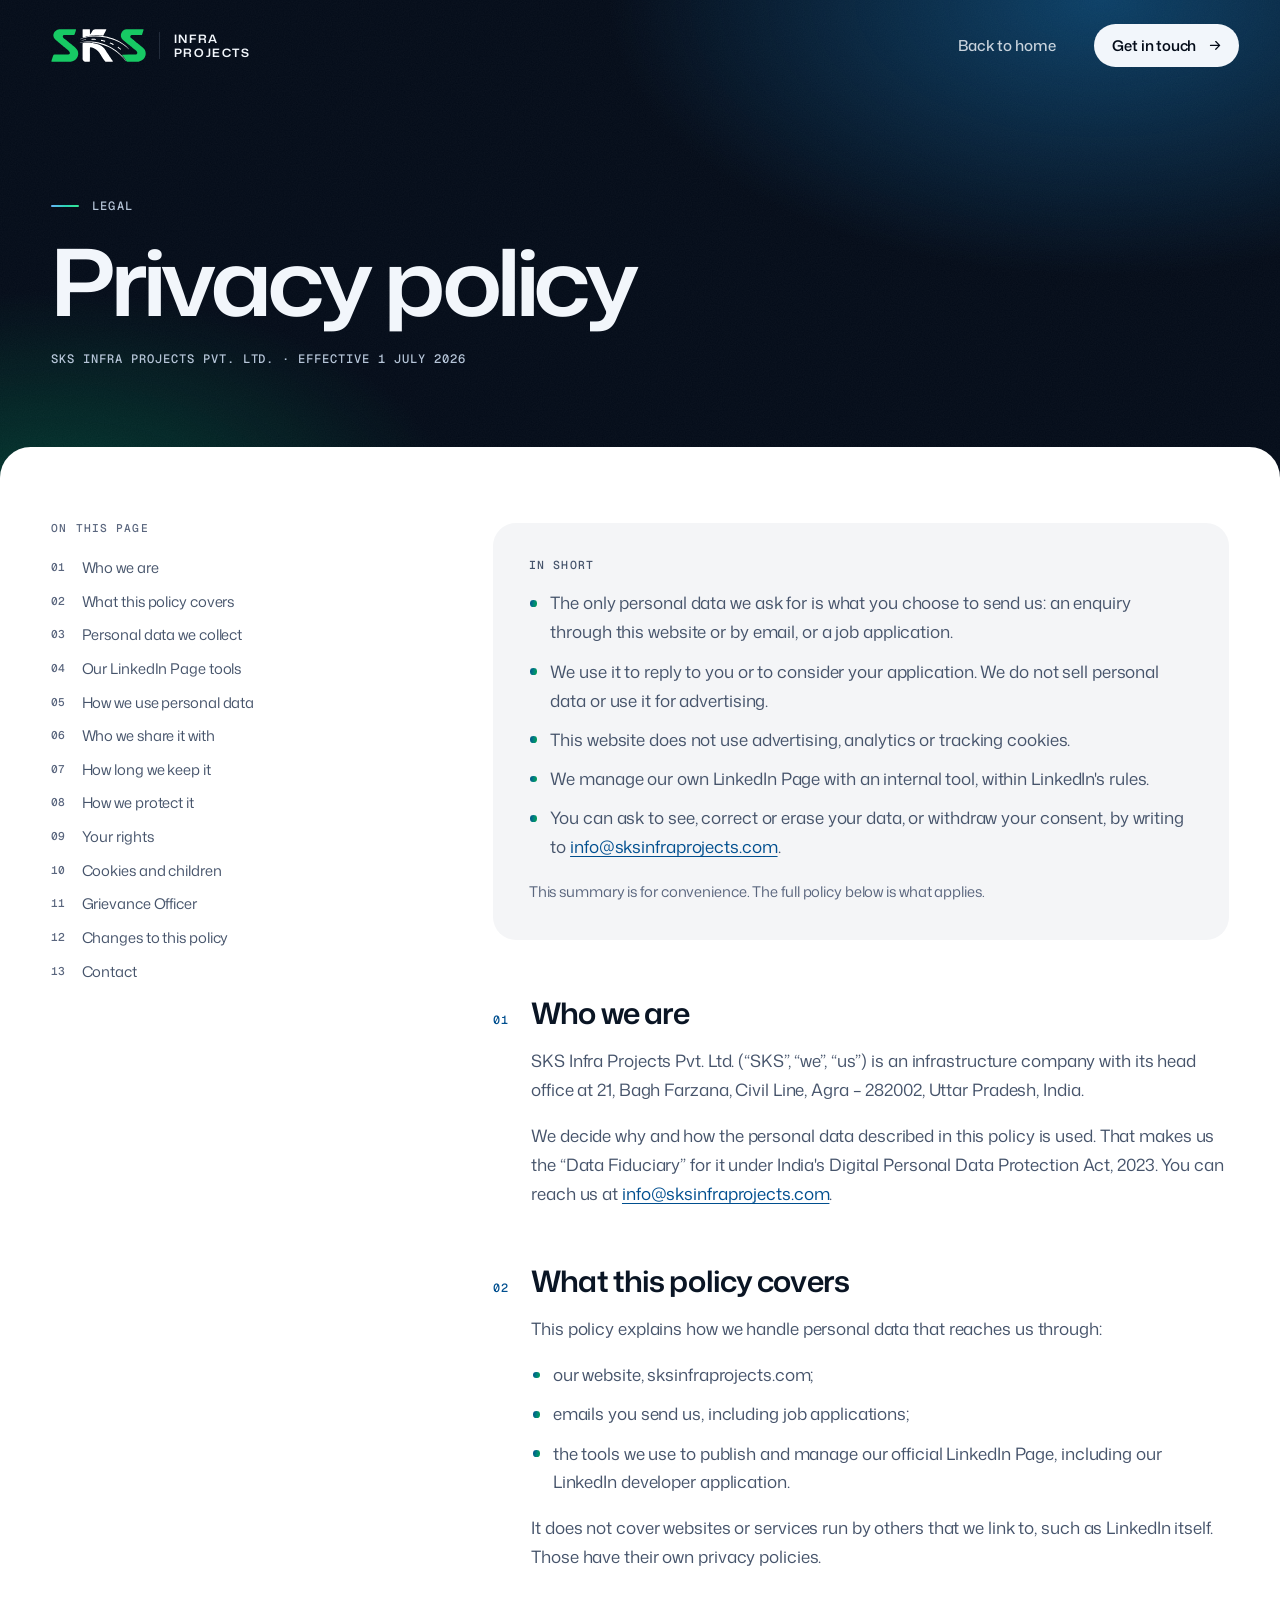
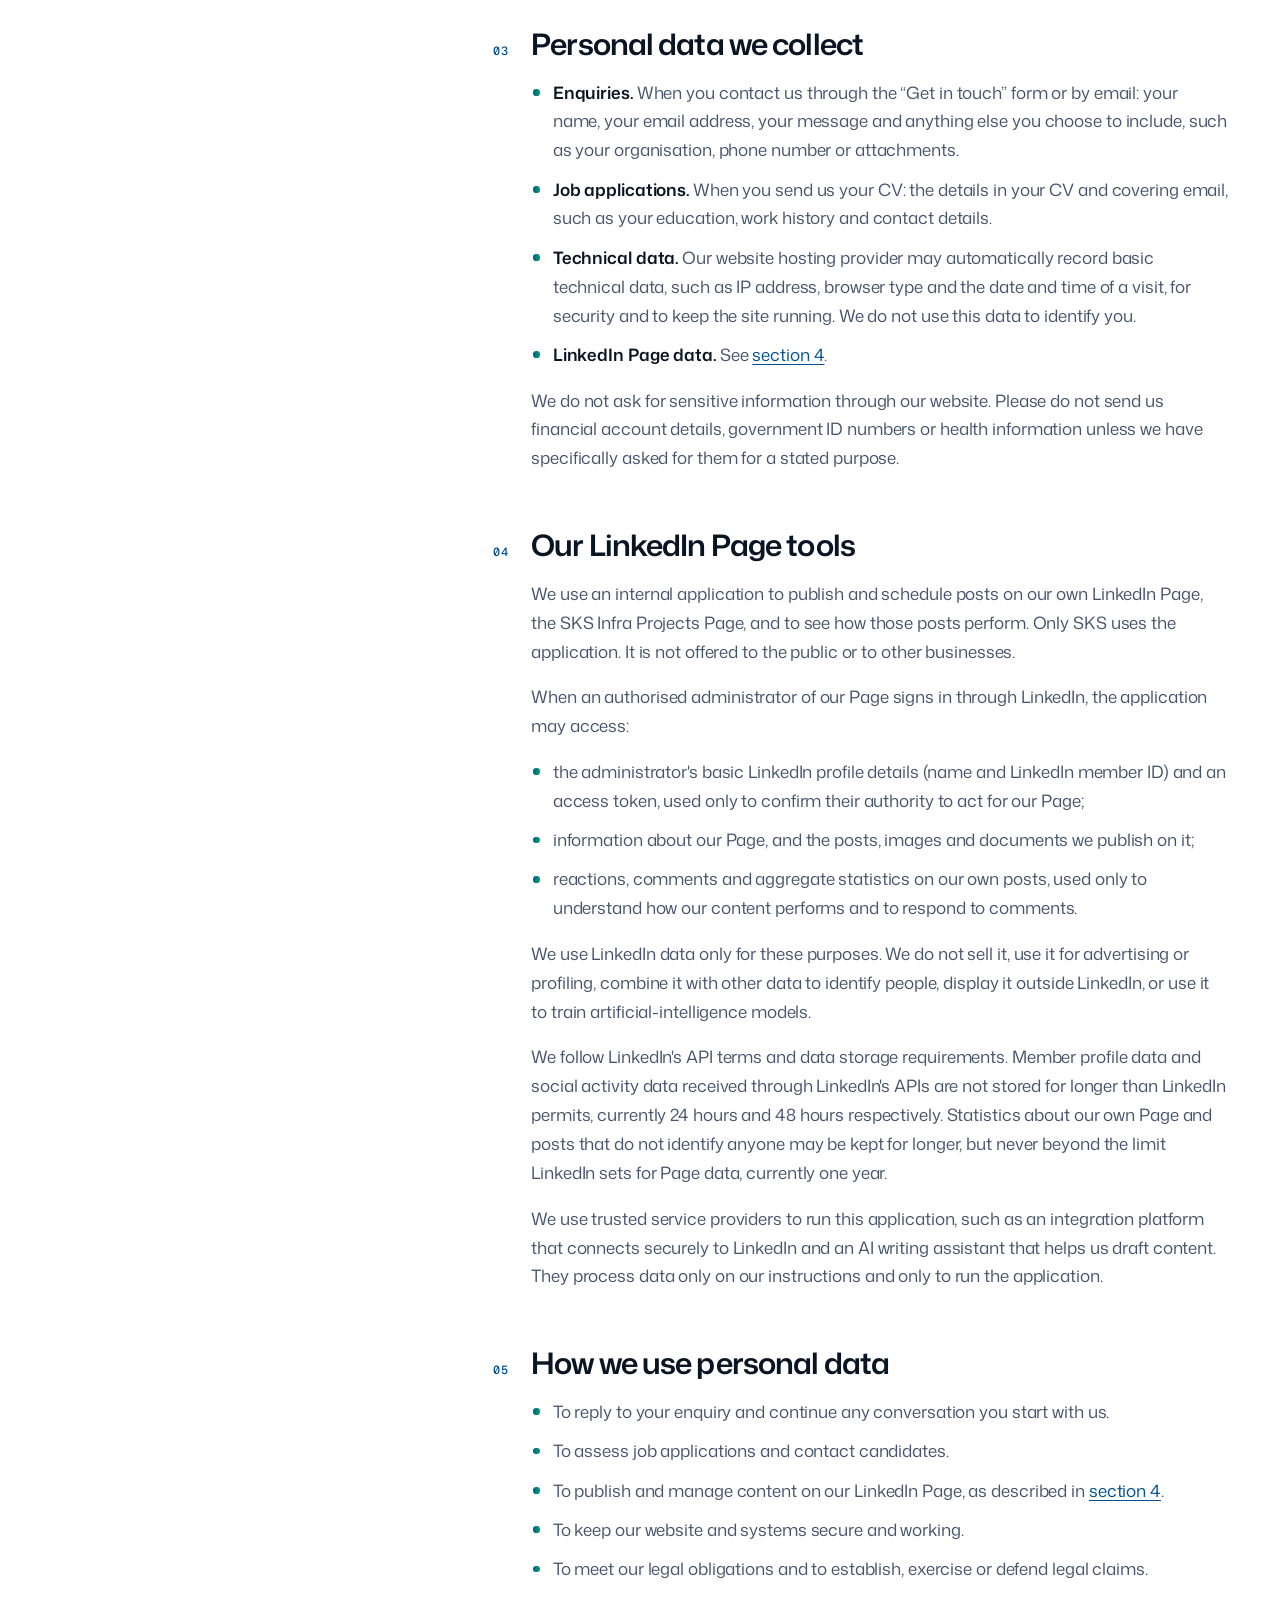
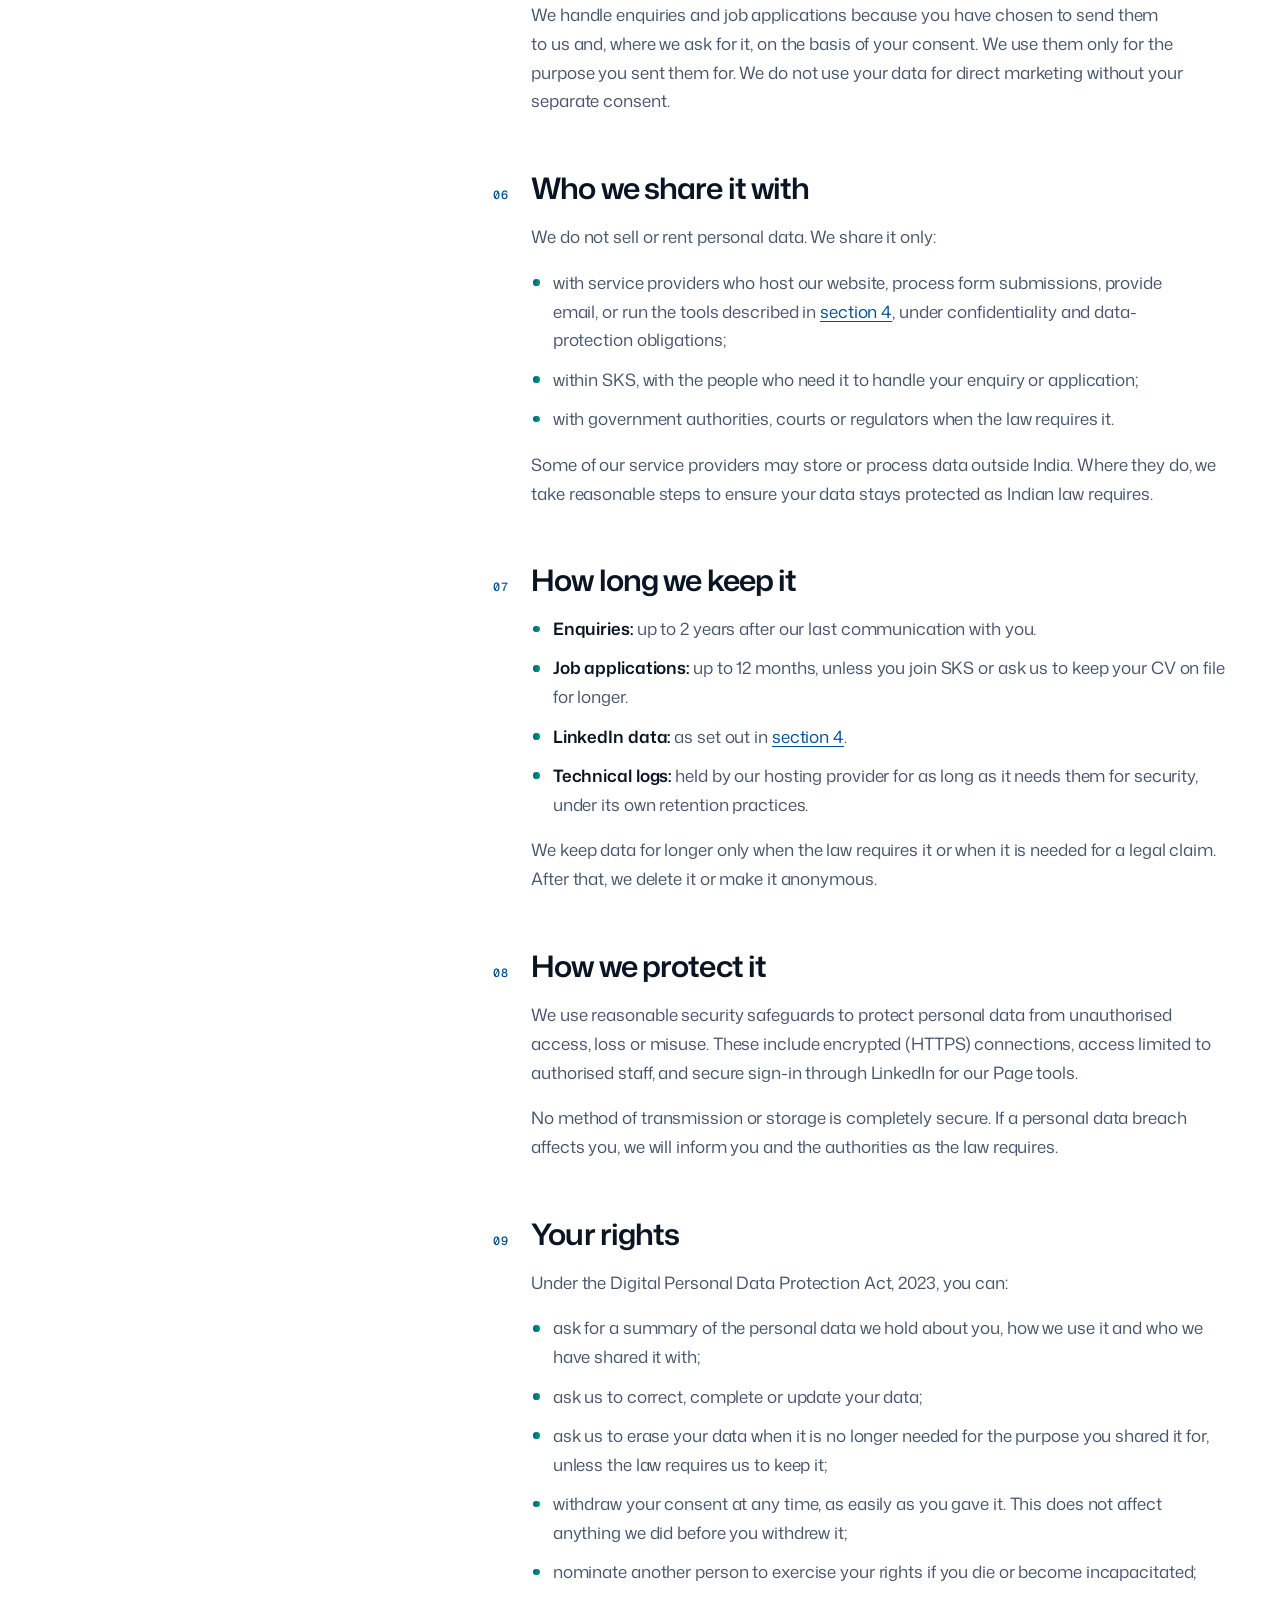
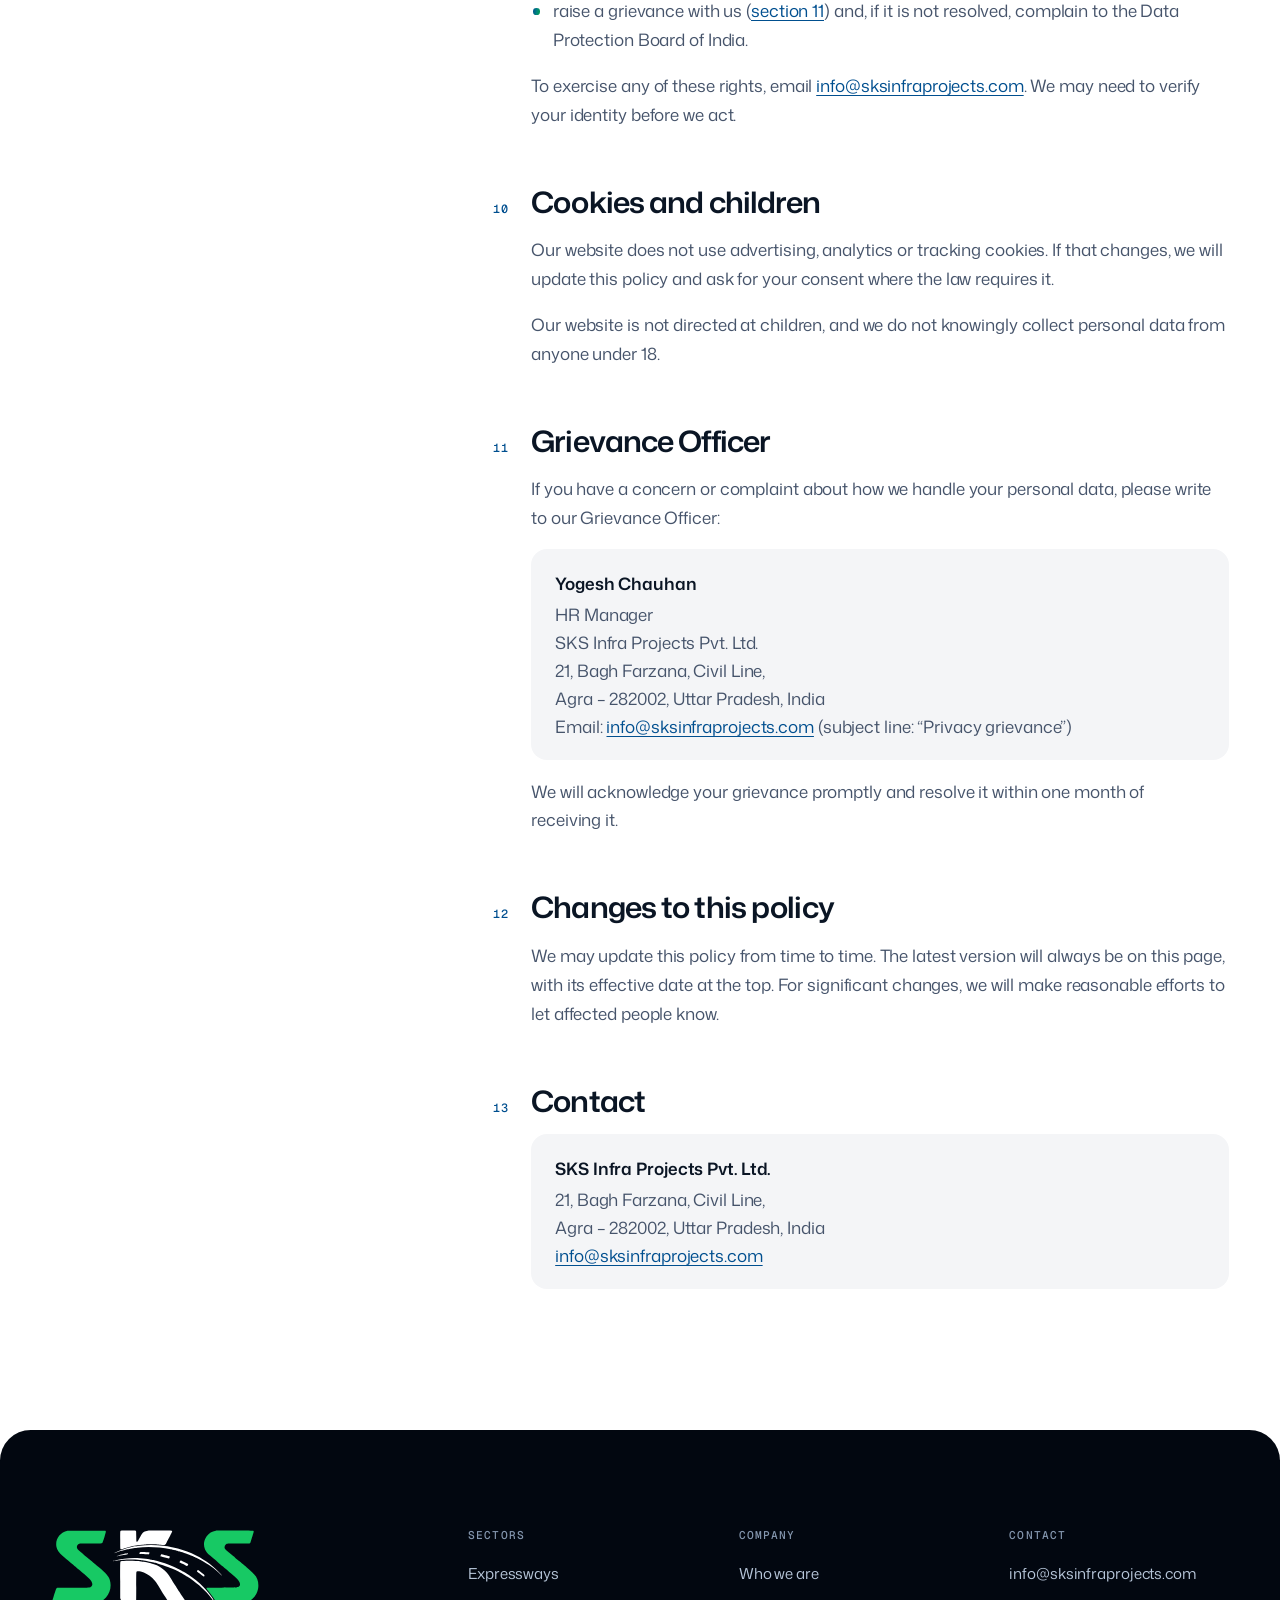
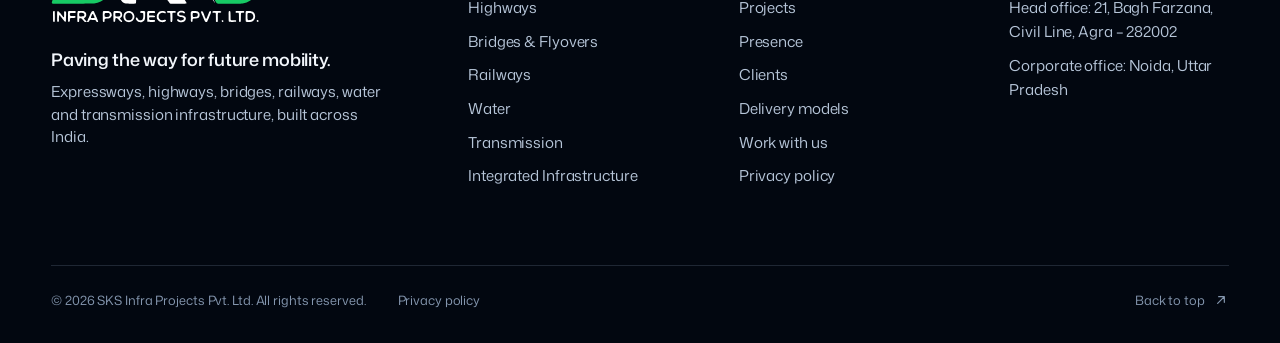
<file: privacy.html>
<!doctype html>
<html lang="en">
<head>
<meta charset="utf-8">
<meta name="viewport" content="width=device-width, initial-scale=1, viewport-fit=cover">
<title>Privacy Policy | SKS Infra Projects</title>
<meta name="description" content="How SKS Infra Projects Pvt. Ltd. handles personal data received through its website, by email and through the tools it uses to manage its LinkedIn Page.">
<link rel="canonical" href="https://sksinfraprojects.com/privacy">
<meta name="theme-color" content="#030b18">
<meta name="color-scheme" content="dark light">

<meta property="og:type" content="article">
<meta property="og:site_name" content="SKS Infra Projects">
<meta property="og:title" content="Privacy Policy | SKS Infra Projects">
<meta property="og:description" content="How SKS Infra Projects Pvt. Ltd. handles personal data.">
<meta property="og:url" content="https://sksinfraprojects.com/privacy">
<meta property="og:locale" content="en_IN">

<link rel="icon" type="image/png" sizes="32x32" href="/favicon-32x32.png">
<link rel="icon" type="image/png" sizes="192x192" href="/favicon-192x192.png">
<link rel="apple-touch-icon" href="/apple-touch-icon.png">

<link rel="preload" href="/assets/fonts/mona-sans-latin-var.woff2" as="font" type="font/woff2" crossorigin>
<!-- Whenever main.css changes, change the date after ?v= here and in the other page (see README, "After changing the stylesheet"). -->
<link rel="stylesheet" href="/assets/css/main.css?v=2026-11-20">
</head>

<!-- This page needs no script. Wording changes: edit the text below, and update the effective date
     (shown under the title). See README, "Privacy policy". -->
<body class="legal-page">
<a class="skip" href="#main">Skip to content</a>

<svg class="sprite" aria-hidden="true" focusable="false">
  <symbol id="i-arrow" viewBox="0 0 24 24"><path d="M5 12h13M12.5 6.5 18 12l-5.5 5.5" fill="none" stroke="currentColor" stroke-width="1.8" stroke-linecap="round" stroke-linejoin="round"/></symbol>
  <symbol id="i-arrow-up" viewBox="0 0 24 24"><path d="M7 17 17 7M8.5 7H17v8.5" fill="none" stroke="currentColor" stroke-width="1.8" stroke-linecap="round" stroke-linejoin="round"/></symbol>
</svg>

<header class="nav nav--static">
  <div class="nav__bar">
    <a class="brand" href="/" aria-label="SKS Infra Projects, home">
      <span class="brand__mark">
        <img class="brand__img brand__img--light" src="/assets/img/logo-mark-light.svg" width="96" height="34" alt="">
        <img class="brand__img brand__img--color" src="/assets/img/logo-mark.svg" width="96" height="34" alt="">
      </span>
      <span class="brand__name">Infra Projects</span>
    </a>
    <a class="nav__back" href="/">Back to home</a>
    <a class="btn btn--nav" href="/#contact"><span>Get in touch</span><svg class="btn__icon"><use href="#i-arrow"/></svg></a>
  </div>
</header>

<main id="main">
  <div class="legal-hero" id="top" data-theme="dark">
    <div class="grain" aria-hidden="true"></div>
    <div class="container">
      <p class="eyebrow"><i></i>Legal</p>
      <h1>Privacy policy</h1>
      <p class="legal-hero__meta"><span>SKS Infra Projects Pvt. Ltd.</span> <span class="legal-hero__dot" aria-hidden="true">·</span> <span>Effective 1 July 2026</span></p>
    </div>
  </div>

  <div class="legal sheet" data-theme="light">
    <div class="container legal__grid">

      <nav class="legal__toc" aria-label="On this page">
        <h2>On this page</h2>
        <ol>
          <li><a href="#who-we-are">Who we are</a></li>
          <li><a href="#scope">What this policy covers</a></li>
          <li><a href="#data-we-collect">Personal data we collect</a></li>
          <li><a href="#linkedin">Our LinkedIn Page tools</a></li>
          <li><a href="#how-we-use">How we use personal data</a></li>
          <li><a href="#sharing">Who we share it with</a></li>
          <li><a href="#retention">How long we keep it</a></li>
          <li><a href="#security">How we protect it</a></li>
          <li><a href="#your-rights">Your rights</a></li>
          <li><a href="#cookies-children">Cookies and children</a></li>
          <li><a href="#grievance">Grievance Officer</a></li>
          <li><a href="#changes">Changes to this policy</a></li>
          <li><a href="#contact">Contact</a></li>
        </ol>
      </nav>

      <article class="legal__body">
        <div class="legal__summary">
          <h2>In short</h2>
          <ul>
            <li>The only personal data we ask for is what you choose to send us: an enquiry through this website or by email, or a job application.</li>
            <li>We use it to reply to you or to consider your application. We do not sell personal data or use it for advertising.</li>
            <li>This website does not use advertising, analytics or tracking cookies.</li>
            <li>We manage our own LinkedIn Page with an internal tool, within LinkedIn's rules.</li>
            <li>You can ask to see, correct or erase your data, or withdraw your consent, by writing to <a href="mailto:info@sksinfraprojects.com?subject=Privacy%20request">info@sksinfraprojects.com</a>.</li>
          </ul>
          <p>This summary is for convenience. The full policy below is what applies.</p>
        </div>

        <section id="who-we-are">
          <h2><span>01</span>Who we are</h2>
          <p>SKS Infra Projects Pvt. Ltd. (“SKS”, “we”, “us”) is an infrastructure company with its head office at 21, Bagh Farzana, Civil Line, Agra – 282002, Uttar Pradesh, India.</p>
          <p>We decide why and how the personal data described in this policy is used. That makes us the “Data Fiduciary” for it under India's Digital Personal Data Protection Act, 2023. You can reach us at <a href="mailto:info@sksinfraprojects.com">info@sksinfraprojects.com</a>.</p>
        </section>

        <section id="scope">
          <h2><span>02</span>What this policy covers</h2>
          <p>This policy explains how we handle personal data that reaches us through:</p>
          <ul>
            <li>our website, sksinfraprojects.com;</li>
            <li>emails you send us, including job applications;</li>
            <li>the tools we use to publish and manage our official LinkedIn Page, including our LinkedIn developer application.</li>
          </ul>
          <p>It does not cover websites or services run by others that we link to, such as LinkedIn itself. Those have their own privacy policies.</p>
        </section>

        <section id="data-we-collect">
          <h2><span>03</span>Personal data we collect</h2>
          <ul>
            <li><strong>Enquiries.</strong> When you contact us through the “Get in touch” form or by email: your name, your email address, your message and anything else you choose to include, such as your organisation, phone number or attachments.</li>
            <li><strong>Job applications.</strong> When you send us your CV: the details in your CV and covering email, such as your education, work history and contact details.</li>
            <li><strong>Technical data.</strong> Our website hosting provider may automatically record basic technical data, such as IP address, browser type and the date and time of a visit, for security and to keep the site running. We do not use this data to identify you.</li>
            <li><strong>LinkedIn Page data.</strong> See <a href="#linkedin">section 4</a>.</li>
          </ul>
          <p>We do not ask for sensitive information through our website. Please do not send us financial account details, government ID numbers or health information unless we have specifically asked for them for a stated purpose.</p>
        </section>

        <section id="linkedin">
          <h2><span>04</span>Our LinkedIn Page tools</h2>
          <p>We use an internal application to publish and schedule posts on our own LinkedIn Page, the SKS Infra Projects Page, and to see how those posts perform. Only SKS uses the application. It is not offered to the public or to other businesses.</p>
          <p>When an authorised administrator of our Page signs in through LinkedIn, the application may access:</p>
          <ul>
            <li>the administrator's basic LinkedIn profile details (name and LinkedIn member ID) and an access token, used only to confirm their authority to act for our Page;</li>
            <li>information about our Page, and the posts, images and documents we publish on it;</li>
            <li>reactions, comments and aggregate statistics on our own posts, used only to understand how our content performs and to respond to comments.</li>
          </ul>
          <p>We use LinkedIn data only for these purposes. We do not sell it, use it for advertising or profiling, combine it with other data to identify people, display it outside LinkedIn, or use it to train artificial-intelligence models.</p>
          <p>We follow LinkedIn's API terms and data storage requirements. Member profile data and social activity data received through LinkedIn's APIs are not stored for longer than LinkedIn permits, currently 24 hours and 48 hours respectively. Statistics about our own Page and posts that do not identify anyone may be kept for longer, but never beyond the limit LinkedIn sets for Page data, currently one year.</p>
          <p>We use trusted service providers to run this application, such as an integration platform that connects securely to LinkedIn and an AI writing assistant that helps us draft content. They process data only on our instructions and only to run the application.</p>
        </section>

        <section id="how-we-use">
          <h2><span>05</span>How we use personal data</h2>
          <ul>
            <li>To reply to your enquiry and continue any conversation you start with us.</li>
            <li>To assess job applications and contact candidates.</li>
            <li>To publish and manage content on our LinkedIn Page, as described in <a href="#linkedin">section 4</a>.</li>
            <li>To keep our website and systems secure and working.</li>
            <li>To meet our legal obligations and to establish, exercise or defend legal claims.</li>
          </ul>
          <p>We handle enquiries and job applications because you have chosen to send them to us and, where we ask for it, on the basis of your consent. We use them only for the purpose you sent them for. We do not use your data for direct marketing without your separate consent.</p>
        </section>

        <section id="sharing">
          <h2><span>06</span>Who we share it with</h2>
          <p>We do not sell or rent personal data. We share it only:</p>
          <ul>
            <li>with service providers who host our website, process form submissions, provide email, or run the tools described in <a href="#linkedin">section 4</a>, under confidentiality and data-protection obligations;</li>
            <li>within SKS, with the people who need it to handle your enquiry or application;</li>
            <li>with government authorities, courts or regulators when the law requires it.</li>
          </ul>
          <p>Some of our service providers may store or process data outside India. Where they do, we take reasonable steps to ensure your data stays protected as Indian law requires.</p>
        </section>

        <section id="retention">
          <h2><span>07</span>How long we keep it</h2>
          <ul>
            <li><strong>Enquiries:</strong> up to 2 years after our last communication with you.</li>
            <li><strong>Job applications:</strong> up to 12 months, unless you join SKS or ask us to keep your CV on file for longer.</li>
            <li><strong>LinkedIn data:</strong> as set out in <a href="#linkedin">section 4</a>.</li>
            <li><strong>Technical logs:</strong> held by our hosting provider for as long as it needs them for security, under its own retention practices.</li>
          </ul>
          <p>We keep data for longer only when the law requires it or when it is needed for a legal claim. After that, we delete it or make it anonymous.</p>
        </section>

        <section id="security">
          <h2><span>08</span>How we protect it</h2>
          <p>We use reasonable security safeguards to protect personal data from unauthorised access, loss or misuse. These include encrypted (HTTPS) connections, access limited to authorised staff, and secure sign-in through LinkedIn for our Page tools.</p>
          <p>No method of transmission or storage is completely secure. If a personal data breach affects you, we will inform you and the authorities as the law requires.</p>
        </section>

        <section id="your-rights">
          <h2><span>09</span>Your rights</h2>
          <p>Under the Digital Personal Data Protection Act, 2023, you can:</p>
          <ul>
            <li>ask for a summary of the personal data we hold about you, how we use it and who we have shared it with;</li>
            <li>ask us to correct, complete or update your data;</li>
            <li>ask us to erase your data when it is no longer needed for the purpose you shared it for, unless the law requires us to keep it;</li>
            <li>withdraw your consent at any time, as easily as you gave it. This does not affect anything we did before you withdrew it;</li>
            <li>nominate another person to exercise your rights if you die or become incapacitated;</li>
            <li>raise a grievance with us (<a href="#grievance">section 11</a>) and, if it is not resolved, complain to the Data Protection Board of India.</li>
          </ul>
          <p>To exercise any of these rights, email <a href="mailto:info@sksinfraprojects.com?subject=Privacy%20request">info@sksinfraprojects.com</a>. We may need to verify your identity before we act.</p>
        </section>

        <section id="cookies-children">
          <h2><span>10</span>Cookies and children</h2>
          <p>Our website does not use advertising, analytics or tracking cookies. If that changes, we will update this policy and ask for your consent where the law requires it.</p>
          <p>Our website is not directed at children, and we do not knowingly collect personal data from anyone under 18.</p>
        </section>

        <section id="grievance">
          <h2><span>11</span>Grievance Officer</h2>
          <p>If you have a concern or complaint about how we handle your personal data, please write to our Grievance Officer:</p>
          <address class="legal__card">
            <strong>Yogesh Chauhan</strong>
            HR Manager<br>
            SKS Infra Projects Pvt. Ltd.<br>
            21, Bagh Farzana, Civil Line,<br>
            Agra – 282002, Uttar Pradesh, India<br>
            Email: <a href="mailto:info@sksinfraprojects.com?subject=Privacy%20grievance">info@sksinfraprojects.com</a> (subject line: “Privacy grievance”)
          </address>
          <p>We will acknowledge your grievance promptly and resolve it within one month of receiving it.</p>
        </section>

        <section id="changes">
          <h2><span>12</span>Changes to this policy</h2>
          <p>We may update this policy from time to time. The latest version will always be on this page, with its effective date at the top. For significant changes, we will make reasonable efforts to let affected people know.</p>
        </section>

        <section id="contact">
          <h2><span>13</span>Contact</h2>
          <address class="legal__card">
            <strong>SKS Infra Projects Pvt. Ltd.</strong>
            21, Bagh Farzana, Civil Line,<br>
            Agra – 282002, Uttar Pradesh, India<br>
            <a href="mailto:info@sksinfraprojects.com">info@sksinfraprojects.com</a>
          </address>
        </section>
      </article>
    </div>
  </div>
</main>

<footer class="footer sheet sheet--dark" data-theme="dark">
  <div class="container footer__grid">
    <div class="footer__brand">
      <img src="/assets/img/logo-lockup-light.svg" width="210" height="94" alt="SKS Infra Projects Pvt. Ltd." loading="lazy">
      <p class="footer__tagline">Paving the way for future mobility.</p>
      <p>Expressways, highways, bridges, railways, water and transmission infrastructure, built across India.</p>
    </div>
    <nav aria-label="Sectors">
      <h2>Sectors</h2>
      <ul>
        <li><a href="/#sectors">Expressways</a></li>
        <li><a href="/#sectors">Highways</a></li>
        <li><a href="/#sectors">Bridges &amp; Flyovers</a></li>
        <li><a href="/#sectors">Railways</a></li>
        <li><a href="/#sectors">Water</a></li>
        <li><a href="/#sectors">Transmission</a></li>
        <li><a href="/#sectors">Integrated Infrastructure</a></li>
      </ul>
    </nav>
    <nav aria-label="Company">
      <h2>Company</h2>
      <ul>
        <li><a href="/#about">Who we are</a></li>
        <li><a href="/#projects">Projects</a></li>
        <li><a href="/#presence">Presence</a></li>
        <li><a href="/#clients">Clients</a></li>
        <li><a href="/#delivery">Delivery models</a></li>
        <li><a href="/#partners">Work with us</a></li>
        <li><a href="/privacy" aria-current="page">Privacy policy</a></li>
      </ul>
    </nav>
    <div>
      <h2>Contact</h2>
      <ul>
        <li><a href="mailto:info@sksinfraprojects.com">info@sksinfraprojects.com</a></li>
        <li>Head office: 21, Bagh Farzana, Civil Line, Agra – 282002</li>
        <li>Corporate office: Noida, Uttar Pradesh</li>
      </ul>
    </div>
  </div>
  <div class="container footer__legal">
    <p>© 2026 SKS Infra Projects Pvt. Ltd. All rights reserved.</p>
    <p><a href="/privacy" aria-current="page">Privacy policy</a></p>
    <a class="footer__top" href="#top">Back to top<svg><use href="#i-arrow-up"/></svg></a>
  </div>
</footer>
</body>
</html>
</file>
<file: assets/css/main.css>
/* ==========================================================================
   SKS Infra Projects: landing page
   1. Tokens   2. Base   3. Primitives   4. Navigation   5. Hero
   6. Who we are   7. Corridor journey   8. Delivery models   9. Projects
   10. Presence   11. Clients   12. Work with us   13. Contact   14. Footer
   (page order: hero, who we are, sectors, projects, presence, clients, delivery, work with us, contact)
   16. Legal pages (privacy.html), at the end of the file
   15. Motion preferences / no-JS / print
   ========================================================================== */

@font-face {
  font-family: "Mona Sans";
  src: url("../fonts/mona-sans-latin-var.woff2") format("woff2");
  font-weight: 200 900;
  font-stretch: 75% 125%;
  font-style: normal;
  font-display: swap;
}
@font-face {
  font-family: "Geist Mono";
  src: url("../fonts/geist-mono-latin-var.woff2") format("woff2");
  font-weight: 100 900;
  font-style: normal;
  font-display: swap;
}

/* 1. Tokens ---------------------------------------------------------------- */
:root {
  --navy-950: #020710;
  --navy-900: #030b18;
  --navy-850: #051222;
  --navy-800: #071a30;
  --navy-700: #0c2744;

  --paper: #f4f5f7;
  --white: #fff;
  --ink: #0a1524;
  --ink-2: #46546b;
  --ink-3: #5a667e;
  --rule: rgba(10, 21, 36, 0.12);

  --on-dark: #f2f6fb;
  --on-dark-2: #b6c5d8;
  --on-dark-3: #8496ae;
  --rule-dark: rgba(180, 205, 240, 0.16);

  --blue: #004f8f;
  --green: #00ab4f;
  --sky: #5cadff;
  --teal: #2bd4b4;
  --mint: #36e894;
  --amber: #ffcc80;

  --grad: linear-gradient(100deg, #6ab4ff 0%, #2bd4b4 52%, #36e894 100%);
  --grad-ink: linear-gradient(100deg, #004f8f 0%, #00857c 55%, #00a04a 100%);

  --font: "Mona Sans", "Helvetica Neue", Helvetica, Arial, system-ui, sans-serif;
  --mono: "Geist Mono", ui-monospace, "SF Mono", Menlo, Consolas, monospace;

  --gutter: clamp(1.25rem, 4vw, 3.5rem);
  --max: 82.5rem;
  --edge: max(var(--gutter), calc((100vw - var(--max)) / 2));
  --section: clamp(5.5rem, 11vw, 10.5rem);
  --radius: clamp(1.25rem, 2.4vw, 2.25rem);

  --ease: cubic-bezier(0.2, 0.7, 0.1, 1);
  --ease-out: cubic-bezier(0.16, 1, 0.3, 1);
}

/* 2. Base ------------------------------------------------------------------ */
*, *::before, *::after { box-sizing: border-box; }
html { -webkit-text-size-adjust: 100%; text-size-adjust: 100%; scroll-behavior: smooth; }
body {
  margin: 0;
  background: var(--navy-900);
  color: var(--ink);
  font: 400 1.0625rem/1.6 var(--font);
  letter-spacing: -0.006em;
  -webkit-font-smoothing: antialiased;
  -moz-osx-font-smoothing: grayscale;
  text-rendering: optimizeLegibility;
  overflow-x: hidden;
  overflow-x: clip;
}
h1, h2, h3, p, ul, ol, dl, dd, figure { margin: 0; }
ul, ol { padding: 0; list-style: none; }
img, svg, canvas { display: block; max-width: 100%; }
a { color: inherit; }
button { font: inherit; color: inherit; background: none; border: 0; padding: 0; cursor: pointer; }
h1, h2, h3 { font-weight: 600; font-stretch: 110%; letter-spacing: -0.038em; line-height: 1.02; text-wrap: balance; }
h2 { font-size: clamp(2.25rem, 5.2vw, 4.75rem); }
::selection { background: #36e894; color: #03111f; }
:focus-visible { outline: 2px solid var(--mint); outline-offset: 3px; border-radius: 4px; }
[data-theme="light"] :focus-visible { outline-color: var(--blue); }

.sprite { position: absolute; width: 0; height: 0; overflow: hidden; }
.vh { position: absolute; width: 1px; height: 1px; margin: -1px; padding: 0; overflow: hidden; clip-path: inset(50%); white-space: nowrap; border: 0; }
.skip {
  position: fixed; left: 1rem; top: 1rem; z-index: 100; padding: 0.75rem 1rem; border-radius: 0.5rem;
  background: var(--white); color: var(--ink); font-weight: 560; text-decoration: none;
  transform: translateY(-200%); transition: transform 0.2s;
}
.skip:focus { transform: none; }

/* 3. Primitives ------------------------------------------------------------ */
.container { width: min(100% - 2 * var(--gutter), var(--max)); margin-inline: auto; }

.eyebrow {
  display: flex; align-items: center; gap: 0.8rem;
  font: 500 0.75rem/1 var(--mono); letter-spacing: 0.1em; text-transform: uppercase;
  color: var(--ink-2);
}
.eyebrow i { width: 1.75rem; height: 2px; border-radius: 2px; background: var(--grad-ink); flex: none; }
[data-theme="dark"] .eyebrow { color: var(--on-dark-2); }
[data-theme="dark"] .eyebrow i { background: var(--grad); }

.btn {
  position: relative; isolation: isolate; overflow: hidden;
  display: inline-flex; align-items: center; gap: 0.7rem;
  height: 3.5rem; padding: 0 1.4rem 0 1.65rem; border-radius: 999px;
  font-weight: 560; font-size: 1rem; letter-spacing: -0.012em; text-decoration: none; white-space: nowrap;
  transition: color 0.35s, border-color 0.35s, background-color 0.35s, transform 0.5s var(--ease-out);
  will-change: transform;
}
.btn::before {
  content: ""; position: absolute; inset: 0; z-index: -1; border-radius: inherit;
  background: var(--grad); transform: translateY(101%); transition: transform 0.55s var(--ease-out);
}
.btn:hover::before, .btn:focus-visible::before { transform: none; }
.btn__icon { width: 1.25rem; height: 1.25rem; flex: none; transition: transform 0.5s var(--ease-out); }
.btn:hover .btn__icon { transform: translate3d(3px, 0, 0); }
.btn--primary { background: var(--white); color: var(--navy-900); }
.btn--dark { background: var(--ink); color: var(--white); }
.btn--dark:hover, .btn--dark:focus-visible { color: var(--navy-900); }
.btn--dark[disabled] { opacity: 0.55; pointer-events: none; }
.btn--ghost { color: var(--on-dark); box-shadow: inset 0 0 0 1px rgba(255, 255, 255, 0.3); }
.btn--ghost:hover, .btn--ghost:focus-visible { color: var(--navy-900); box-shadow: inset 0 0 0 1px transparent; }
.btn--lg { height: clamp(3.75rem, 6vw, 5rem); padding: 0 clamp(1.5rem, 2.6vw, 2.4rem) 0 clamp(1.75rem, 3vw, 2.75rem); font-size: clamp(1.05rem, 1.9vw, 1.6rem); }
.btn--lg .btn__icon { width: 1.5em; height: 1.5em; }
.btn--lg:hover .btn__icon { transform: translate3d(3px, -3px, 0); }

.round {
  display: grid; place-items: center; width: 3.25rem; height: 3.25rem; border-radius: 50%;
  box-shadow: inset 0 0 0 1px var(--rule); transition: background-color 0.3s, color 0.3s, box-shadow 0.3s, opacity 0.3s;
}
.round svg { width: 1.25rem; height: 1.25rem; }
.round:hover { background: var(--ink); color: var(--white); box-shadow: none; }
.round[disabled] { opacity: 0.3; pointer-events: none; }

.tags { display: flex; flex-wrap: wrap; gap: 0.5rem; }
.tags li {
  padding: 0.5rem 0.8rem; border-radius: 999px; box-shadow: inset 0 0 0 1px var(--rule-dark);
  font: 500 0.72rem/1.1 var(--mono); letter-spacing: 0.02em; color: var(--on-dark-2);
  background: rgba(8, 22, 42, 0.45); backdrop-filter: blur(6px); -webkit-backdrop-filter: blur(6px);
}

.grain {
  position: absolute; inset: 0; pointer-events: none; z-index: 1; opacity: 0.07;
  background-image: url("data:image/svg+xml,%3Csvg xmlns='http://www.w3.org/2000/svg' width='180' height='180'%3E%3Cfilter id='n'%3E%3CfeTurbulence type='fractalNoise' baseFrequency='.85' numOctaves='2' stitchTiles='stitch'/%3E%3CfeColorMatrix values='0 0 0 0 1 0 0 0 0 1 0 0 0 0 1 0 0 0 .55 0'/%3E%3C/filter%3E%3Crect width='100%25' height='100%25' filter='url(%23n)'/%3E%3C/svg%3E");
}

.stage { position: absolute; inset: 0; opacity: 0; transition: opacity 1.6s ease; }
.stage.is-ready { opacity: 1; }
.stage canvas { position: absolute; inset: 0; width: 100%; height: 100%; }
.stage canvas[hidden] { display: none; }

.sheet {
  position: relative; z-index: 1;
  margin-top: calc(var(--radius) * -1);
  border-radius: var(--radius) var(--radius) 0 0;
  background: var(--paper);
}
.sheet--dark { background: var(--navy-900); color: var(--on-dark); }

.section-head { display: grid; gap: 1.6rem; max-width: 58rem; }
.section-head__lede { max-width: 38rem; font-size: clamp(1.0625rem, 1.4vw, 1.25rem); color: var(--ink-2); }
.section-head--row { max-width: none; grid-template-columns: 1fr auto; align-items: end; gap: 2rem 4rem; }
.section-head--row > div:first-child { display: grid; gap: 1.6rem; }

.js [data-reveal] {
  opacity: 0; transform: translate3d(0, 1.75rem, 0);
  transition: opacity 0.9s var(--ease-out), transform 1.1s var(--ease-out);
  transition-delay: calc(var(--i, 0) * 80ms);
}
.js [data-reveal].is-in { opacity: 1; transform: none; }

/* 4. Navigation ------------------------------------------------------------ */
.nav {
  position: fixed; inset: 0 0 auto 0; z-index: 60; pointer-events: none;
  transition: transform 0.6s var(--ease-out);
  --nav-fg: var(--on-dark); --nav-bg: rgba(6, 18, 36, 0.62); --nav-line: rgba(200, 220, 250, 0.14);
}
.nav[data-tone="light"] { --nav-fg: var(--ink); --nav-bg: rgba(255, 255, 255, 0.74); --nav-line: rgba(10, 21, 36, 0.09); }
.nav.is-hidden { transform: translate3d(0, -130%, 0); }
.nav__bar {
  position: relative; pointer-events: auto;
  display: flex; align-items: center; gap: 1.5rem;
  width: min(100% - 2 * var(--gutter) + 2.5rem, var(--max) + 2.5rem); margin: 0.9rem auto 0; padding: 0 0.6rem 0 1.25rem; height: 3.9rem;
  color: var(--nav-fg); transition: color 0.4s;
}
.nav__bar::before {
  content: ""; position: absolute; inset: 0; z-index: -1; border-radius: 999px;
  background: var(--nav-bg); box-shadow: inset 0 0 0 1px var(--nav-line), 0 12px 40px -18px rgba(2, 8, 20, 0.5);
  backdrop-filter: blur(18px) saturate(1.5); -webkit-backdrop-filter: blur(18px) saturate(1.5);
  opacity: 0; transform: scale(0.985); transition: opacity 0.45s, transform 0.6s var(--ease-out), background-color 0.4s;
}
.nav.is-stuck .nav__bar::before { opacity: 1; transform: none; }

.brand { display: flex; align-items: center; gap: 0.85rem; text-decoration: none; margin-right: auto; }
.brand__mark { position: relative; display: block; width: 5.9rem; aspect-ratio: 815 / 290; }
.brand__img { position: absolute; inset: 0; width: 100%; height: 100%; transition: opacity 0.4s; }
.brand__img--color { opacity: 0; }
.nav[data-tone="light"] .brand__img--color { opacity: 1; }
.nav[data-tone="light"] .brand__img--light { opacity: 0; }
.brand__name {
  padding-left: 0.85rem; border-left: 1px solid var(--nav-line);
  font: 600 0.72rem/1.15 var(--font); font-stretch: 112%; letter-spacing: 0.14em; text-transform: uppercase; max-width: 5.5rem;
}

.nav__links { display: flex; gap: 0.25rem; }
.nav__links a {
  position: relative; padding: 0.6rem 0.9rem; border-radius: 999px; text-decoration: none;
  font-size: 0.94rem; font-weight: 500; letter-spacing: -0.01em; opacity: 0.82; transition: opacity 0.3s, background-color 0.3s;
}
.nav__links a:hover, .nav__links a.is-current { opacity: 1; }
.nav__links a::after {
  content: ""; position: absolute; left: 0.9rem; right: 0.9rem; bottom: 0.32rem; height: 1.5px; border-radius: 2px;
  background: currentColor; transform: scaleX(0); transform-origin: left; transition: transform 0.45s var(--ease-out);
}
.nav__links a:hover::after, .nav__links a.is-current::after { transform: none; }

.btn--nav { height: 2.7rem; padding: 0 0.95rem 0 1.15rem; font-size: 0.92rem; background: var(--nav-fg); color: var(--navy-900); }
.nav[data-tone="light"] .btn--nav { color: var(--white); }
.nav[data-tone="light"] .btn--nav:hover { color: var(--navy-900); }
.btn--nav .btn__icon { width: 1.05rem; height: 1.05rem; }

.nav__toggle { display: none; align-items: center; gap: 0.7rem; height: 2.7rem; padding: 0 1rem 0 1.1rem; border-radius: 999px; box-shadow: inset 0 0 0 1px var(--nav-line); font-size: 0.92rem; font-weight: 560; }
.nav__toggle-bars { position: relative; width: 1.1rem; height: 0.6rem; }
.nav__toggle-bars i { position: absolute; left: 0; right: 0; height: 1.5px; background: currentColor; border-radius: 2px; transition: transform 0.45s var(--ease-out), top 0.45s var(--ease-out); }
.nav__toggle-bars i:first-child { top: 0; }
.nav__toggle-bars i:last-child { top: calc(100% - 1.5px); }
.nav__toggle[aria-expanded="true"] .nav__toggle-bars i:first-child { top: calc(50% - 0.75px); transform: rotate(45deg); }
.nav__toggle[aria-expanded="true"] .nav__toggle-bars i:last-child { top: calc(50% - 0.75px); transform: rotate(-45deg); }

.nav__progress { position: absolute; inset: 0 0 auto 0; height: 2px; pointer-events: none; }
.nav__progress i { display: block; height: 100%; background: var(--grad); transform: scaleX(0); transform-origin: left; }

.menu {
  position: fixed; inset: 0; z-index: 55; display: flex; flex-direction: column; justify-content: space-between;
  padding: 7rem var(--gutter) 2rem; background: radial-gradient(120% 70% at 85% 0%, #0b3a5e 0%, transparent 60%), var(--navy-950);
  color: var(--on-dark); opacity: 0; visibility: hidden; transition: opacity 0.4s, visibility 0s 0.4s;
}
.menu[hidden] { display: none; }
.menu.is-open { opacity: 1; visibility: visible; transition: opacity 0.4s; }
.menu__links { display: grid; }
.menu__links a {
  display: flex; align-items: baseline; gap: 1.1rem; padding: 0.55rem 0; text-decoration: none;
  font-size: clamp(2.2rem, 10vw, 3.5rem); font-weight: 600; font-stretch: 110%; letter-spacing: -0.04em; line-height: 1.08;
  opacity: 0; transform: translate3d(0, 1.5rem, 0); transition: opacity 0.6s var(--ease-out), transform 0.8s var(--ease-out);
}
.menu__links a span { font: 500 0.75rem var(--mono); letter-spacing: 0.08em; color: var(--mint); }
.menu.is-open .menu__links a { opacity: 1; transform: none; }
.menu.is-open .menu__links a:nth-child(1) { transition-delay: 0.08s; }
.menu.is-open .menu__links a:nth-child(2) { transition-delay: 0.13s; }
.menu.is-open .menu__links a:nth-child(3) { transition-delay: 0.18s; }
.menu.is-open .menu__links a:nth-child(4) { transition-delay: 0.23s; }
.menu.is-open .menu__links a:nth-child(5) { transition-delay: 0.28s; }
.menu.is-open .menu__links a:nth-child(6) { transition-delay: 0.33s; }
.menu__foot { display: flex; justify-content: space-between; gap: 1rem; flex-wrap: wrap; padding-top: 1.5rem; border-top: 1px solid var(--rule-dark); font: 500 0.8rem var(--mono); color: var(--on-dark-2); }
.menu__foot a { text-decoration: none; }

/* 5. Hero ------------------------------------------------------------------ */
.curtain { position: relative; }
.hero {
  position: sticky; top: 0; z-index: 0;
  height: 100vh; height: 100svh; min-height: 36rem;
  display: grid; grid-template-rows: 1fr auto;
  color: var(--on-dark); overflow: clip;
  background: linear-gradient(180deg, #020710 0%, #04162c 38%, #07304f 50%, #062234 56%, #030b18 78%);
  --hp: 0;
}
.hero__media { position: absolute; inset: 0; transform: scale(calc(1 + var(--hp) * 0.08)); transform-origin: 62% 46%; }
.hero__video { position: absolute; inset: 0; width: 100%; height: 100%; object-fit: cover; z-index: 1; }
.hero__scrim {
  position: absolute; inset: 0; pointer-events: none;
  background:
    linear-gradient(90deg, rgba(3, 11, 24, 0.82) 0%, rgba(3, 11, 24, 0.5) 30%, rgba(3, 11, 24, 0) 60%),
    linear-gradient(0deg, rgba(3, 11, 24, 0.78) 0%, rgba(3, 11, 24, 0) 26%),
    linear-gradient(180deg, rgba(3, 11, 24, 0.55) 0%, rgba(3, 11, 24, 0) 20%);
}
.hero::after { content: ""; position: absolute; inset: 0; background: var(--navy-950); opacity: calc(var(--hp) * 0.7); pointer-events: none; z-index: 3; }
.hero__content {
  position: relative; z-index: 2; align-self: center; padding-top: clamp(5.5rem, 12vh, 8rem);
  transform: translate3d(0, calc(var(--hp) * -9vh), 0); opacity: calc(1 - var(--hp) * 1.5);
}
.hero__title {
  font-size: clamp(2.75rem, min(7.3vw, 13.2vh), 8rem); font-stretch: 112%; line-height: 0.97; letter-spacing: -0.046em; white-space: nowrap;
}
/* both gradient lines share one colour ramp, measured from the left edge, so the colour reads as a single sweep */
.hero__title em {
  font-style: normal; padding-right: 0.06em;
  background: var(--grad) 0 0 / max(100%, 4.9em) 100% no-repeat; -webkit-background-clip: text; background-clip: text; color: transparent;
}
.line { display: block; overflow: hidden; padding-bottom: 0.1em; margin-bottom: -0.1em; }
.line > span { display: block; }
.js .line > span { transform: translate3d(0, 108%, 0); animation: rise 1.25s var(--ease-out) forwards; }
.js .line:nth-child(1) > span { animation-delay: 0.12s; }
.js .line:nth-child(2) > span { animation-delay: 0.21s; }
.js .line:nth-child(3) > span { animation-delay: 0.3s; }
@keyframes rise { to { transform: none; } }
@keyframes fade-up { from { opacity: 0; transform: translate3d(0, 1.25rem, 0); } to { opacity: 1; transform: none; } }
.js .hero__lead, .js .hero__lede, .js .hero__cta, .js .hero__foot { opacity: 0; animation: fade-up 1.1s var(--ease-out) forwards; }
.js .hero__lead { animation-delay: 0.5s; }
.js .hero__lede { animation-delay: 0.6s; }
.js .hero__cta { animation-delay: 0.72s; }
.js .hero__foot { animation-delay: 0.95s; }

.hero__lead { margin-top: clamp(1.3rem, 2.8vh, 2.1rem); max-width: 40rem; font-size: clamp(1.2rem, 1.75vw, 1.6rem); font-weight: 560; font-stretch: 106%; line-height: 1.22; letter-spacing: -0.022em; text-wrap: balance; }
.hero__lede { margin-top: clamp(0.6rem, 1.3vh, 0.9rem); max-width: 35rem; font-size: clamp(1rem, 1.2vw, 1.15rem); line-height: 1.5; color: var(--on-dark-2); }
.hero__cta { display: flex; flex-wrap: wrap; gap: 0.75rem; margin-top: clamp(1.5rem, 3.2vh, 2.4rem); }

.hero__foot {
  position: relative; z-index: 2; display: flex; align-items: center; gap: clamp(1.5rem, 4vw, 3.5rem);
  padding-block: 1.5rem 1.75rem; font: 500 0.72rem/1 var(--mono); letter-spacing: 0.08em; text-transform: uppercase; color: var(--on-dark-3);
}
.hero__coord { display: flex; gap: 0.9rem; white-space: nowrap; }
.hero__coord span { color: var(--mint); }
.scrollcue { display: flex; align-items: center; gap: 0.8rem; text-decoration: none; color: var(--on-dark-2); }
.scrollcue i { position: relative; width: 1px; height: 2.4rem; background: rgba(255, 255, 255, 0.2); overflow: hidden; }
.scrollcue i::after { content: ""; position: absolute; inset: 0; background: var(--mint); animation: cue 2.2s var(--ease) infinite; }
@keyframes cue { 0% { transform: translateY(-100%); } 55%, 100% { transform: translateY(100%); } }

/* 6. Who we are ------------------------------------------------------------ */
.curtain > .sheet { margin-top: 0; }
.manifesto { padding: var(--section) 0; }
.manifesto__text {
  margin-top: 2.25rem; max-width: 21em;
  font-size: clamp(1.7rem, 4.1vw, 3.9rem); font-weight: 560; font-stretch: 105%; line-height: 1.13; letter-spacing: -0.035em; text-wrap: pretty;
}
.manifesto__text em { font-style: normal; background: var(--grad-ink); -webkit-background-clip: text; background-clip: text; color: transparent; }
/* unread words stay at 3:1 contrast, so the statement is legible before the reveal reaches it */
.manifesto__text .w { opacity: 0.47; transition: opacity 0.45s linear; }
.manifesto__text .w.is-on { opacity: 1; }
.manifesto__grid { display: grid; grid-template-columns: minmax(0, 5fr) minmax(0, 8fr); gap: 3rem clamp(2rem, 6vw, 6rem); margin-top: clamp(4rem, 8vw, 7rem); padding-top: clamp(2rem, 4vw, 3.25rem); border-top: 1px solid var(--rule); }
.manifesto__aside { font-size: clamp(1.1rem, 1.5vw, 1.35rem); line-height: 1.5; color: var(--ink-2); max-width: 26rem; }
.pillars { display: grid; grid-template-columns: repeat(3, minmax(0, 1fr)); gap: 2.5rem clamp(1.5rem, 3vw, 3rem); }
.pillars svg { width: 2.75rem; height: 2.75rem; fill: none; stroke: var(--blue); stroke-width: 1.5; stroke-linecap: round; stroke-linejoin: round; }
.pillars svg circle:only-of-type, .pillars li:first-child svg circle { fill: var(--green); stroke: none; }
.pillars h3 { margin-top: 1.4rem; font-size: 1.25rem; font-stretch: 106%; letter-spacing: -0.02em; line-height: 1.2; }
.pillars p { margin-top: 0.6rem; font-size: 0.98rem; line-height: 1.55; color: var(--ink-2); }

/* 7. Corridor journey ------------------------------------------------------ */
.journey { overflow: clip; }
.journey__track { position: relative; height: calc(100vh + 7.7 * 88vh); height: calc(100svh + 7.7 * 88svh); }
.journey__pin { position: sticky; top: 0; height: 100vh; height: 100svh; overflow: clip; background: linear-gradient(180deg, #020710 0%, #04162c 40%, #062234 52%, #030b18 74%); }
.journey__scrim {
  position: absolute; inset: 0; pointer-events: none;
  background:
    linear-gradient(90deg, rgba(3, 11, 24, 0.86) 0%, rgba(3, 11, 24, 0.5) 30%, rgba(3, 11, 24, 0) 58%),
    linear-gradient(0deg, rgba(3, 11, 24, 0.82) 0%, rgba(3, 11, 24, 0) 30%);
}
.journey__ui { position: absolute; inset: 0; margin-inline: auto; z-index: 2; pointer-events: none; }
.journey__ui > nav, .journey__ui > a { pointer-events: auto; }

.journey__intro {
  position: absolute; left: 0; top: 50%; max-width: 46rem; display: grid; gap: 1.5rem;
  transform: translate3d(0, -42%, 0); opacity: 0; pointer-events: none; transition: opacity 0.6s, transform 0.9s var(--ease-out);
}
.journey__intro p:last-child { max-width: 30rem; font-size: clamp(1.0625rem, 1.4vw, 1.25rem); color: var(--on-dark-2); }
.journey__intro.is-active { opacity: 1; pointer-events: auto; transform: translate3d(0, -50%, 0); }

.chapters { position: absolute; left: 0; right: 0; bottom: clamp(4.25rem, 11vh, 7.5rem); }
.chapter {
  position: absolute; left: 0; bottom: 0; width: min(100%, 39rem);
  opacity: 0; pointer-events: none; transform: translate3d(0, 2rem, 0);
  transition: opacity 0.45s, transform 0.8s var(--ease-out);
}
/* inactive chapters are only transparent, never removed, so assistive technology can still read all seven */
.chapter.is-active { opacity: 1; pointer-events: auto; transform: none; transition: opacity 0.6s 0.1s, transform 0.9s var(--ease-out) 0.1s; }
.chapter.is-past { transform: translate3d(0, -2rem, 0); }
.chapter__index { font: 500 0.78rem/1 var(--mono); letter-spacing: 0.1em; color: var(--on-dark-3); }
.chapter__index b { font-weight: 500; color: var(--mint); }
.chapter h3 { margin-top: 1.1rem; font-size: clamp(2.5rem, 6.2vw, 5.75rem); font-stretch: 113%; letter-spacing: -0.048em; line-height: 0.98; }
.chapter__lede { margin-top: 1.25rem; max-width: 31rem; font-size: clamp(1.0625rem, 1.4vw, 1.3rem); line-height: 1.45; color: var(--on-dark-2); }
.chapter .tags { margin-top: 1.5rem; }

.journey__hud { position: absolute; right: 0; bottom: clamp(1.5rem, 4vh, 2.5rem); display: grid; gap: 0.5rem; justify-items: end; font-family: var(--mono); }
.hud__label { font-size: 0.66rem; letter-spacing: 0.14em; text-transform: uppercase; color: var(--on-dark-3); }
.hud__value { font-size: clamp(1.1rem, 1.7vw, 1.5rem); font-weight: 500; letter-spacing: 0.02em; font-variant-numeric: tabular-nums; color: var(--on-dark); }
.hud__value::before { content: "CH "; color: var(--mint); }

.journey__rail { position: absolute; right: 0; top: 50%; transform: translateY(-50%); display: grid; gap: 0.15rem; justify-items: end; }
.journey__rail button { display: flex; align-items: center; gap: 0.8rem; flex-direction: row-reverse; height: 1.7rem; font: 500 0.7rem/1 var(--mono); letter-spacing: 0.08em; text-transform: uppercase; color: var(--on-dark-3); transition: color 0.3s; }
.journey__rail i { width: 1.1rem; height: 1.5px; border-radius: 2px; background: currentColor; opacity: 0.55; transition: width 0.5s var(--ease-out), opacity 0.3s, background 0.3s; }
.journey__rail span { opacity: 0; transform: translate3d(0.5rem, 0, 0); transition: opacity 0.3s, transform 0.5s var(--ease-out); }
.journey__rail button:hover, .journey__rail button.is-active { color: var(--on-dark); }
.journey__rail button:hover span, .journey__rail button.is-active span, .journey__rail button:focus-visible span { opacity: 1; transform: none; }
.journey__rail button.is-active i { width: 2.6rem; opacity: 1; background: var(--mint); }

.journey__skip { position: absolute; left: 0; bottom: clamp(1.5rem, 4vh, 2.5rem); display: inline-flex; align-items: center; gap: 0.5rem; font: 500 0.7rem/1 var(--mono); letter-spacing: 0.1em; text-transform: uppercase; text-decoration: none; color: var(--on-dark-3); transition: color 0.3s; }
.journey__skip:hover { color: var(--on-dark); }
.journey__skip svg { width: 0.95rem; height: 0.95rem; }

/* 8. Delivery models ------------------------------------------------------- */
.models { padding: var(--section) 0 calc(var(--section) + var(--radius)); background: var(--paper); }
.models__body { display: grid; grid-template-columns: minmax(0, 5fr) minmax(0, 7fr); gap: 2.5rem clamp(2rem, 5vw, 5rem); margin-top: clamp(3rem, 6vw, 5.5rem); align-items: start; }
.models__tabs { display: grid; }
.models__tab {
  position: relative; display: grid; gap: 0.35rem; text-align: left; padding: 1.35rem 0 1.45rem; border-top: 1px solid var(--rule);
  color: var(--ink-3); transition: color 0.4s, padding 0.6s var(--ease-out);
}
.models__tab:last-child { border-bottom: 1px solid var(--rule); }
.models__tab b { font-size: clamp(2.1rem, 4.4vw, 4.1rem); font-weight: 600; font-stretch: 113%; letter-spacing: -0.045em; line-height: 1; color: var(--ink); opacity: 0.5; transition: opacity 0.4s; }
.models__tab span { font-size: 0.92rem; color: var(--ink-3); max-height: 0; opacity: 0; overflow: hidden; transition: max-height 0.6s var(--ease-out), opacity 0.4s; }
.models__tab::before { content: ""; position: absolute; left: 0; top: -1px; width: 100%; height: 2px; background: var(--grad-ink); transform: scaleX(0); transform-origin: left; transition: transform 0.8s var(--ease-out); }
.models__tab:hover b { opacity: 0.72; }
.models__tab[aria-selected="true"] { color: var(--ink); padding-left: 0.2rem; }
.models__tab[aria-selected="true"] b { opacity: 1; }
.models__tab[aria-selected="true"] span { max-height: 2rem; opacity: 1; }
.models__tab[aria-selected="true"]::before { transform: none; }

.models__stage { position: sticky; top: 6.5rem; display: grid; gap: 1rem; }
.models__panels { position: relative; padding: clamp(1.75rem, 3.2vw, 3rem); border-radius: var(--radius); background: var(--white); min-height: 19rem; }
.models__panel h3 { font-size: clamp(1.6rem, 2.6vw, 2.4rem); font-stretch: 106%; letter-spacing: -0.035em; line-height: 1.08; max-width: 17em; }
.models__panel > p:first-of-type { margin-top: 1.1rem; max-width: 36rem; font-size: clamp(1.0625rem, 1.25vw, 1.18rem); color: var(--ink-2); }
.models__scope { margin-top: 1.6rem; padding-top: 1.2rem; border-top: 1px solid var(--rule); font-weight: 560; font-size: 0.98rem; letter-spacing: -0.01em; }
.models__scope span { display: block; margin-bottom: 0.5rem; font: 500 0.7rem/1 var(--mono); letter-spacing: 0.1em; text-transform: uppercase; color: var(--ink-3); }
.js .models__panel.is-active { animation: fade-up 0.7s var(--ease-out); }

.life { padding: clamp(1.5rem, 2.6vw, 2.25rem) clamp(1.75rem, 3.2vw, 3rem); border-radius: var(--radius); background: var(--navy-900); color: var(--on-dark); }
.life__title { font: 500 0.7rem/1 var(--mono); letter-spacing: 0.1em; text-transform: uppercase; color: var(--on-dark-3); }
.life__stages { display: grid; grid-template-columns: repeat(4, minmax(0, 1fr)); gap: 0.75rem; margin-top: 1.4rem; }
.life__stages li { display: grid; gap: 0.3rem; align-content: start; }
.life__bar { display: block; height: 0.42rem; border-radius: 999px; background: rgba(180, 205, 240, 0.14); overflow: hidden; margin-bottom: 0.7rem; }
.life__bar i { display: block; height: 100%; border-radius: inherit; background: var(--grad); transform: scaleX(0); transform-origin: left; transition: transform 0.9s var(--ease-out), opacity 0.5s; }
.life__stages li:nth-child(2) i { transition-delay: 0.06s; }
.life__stages li:nth-child(3) i { transition-delay: 0.12s; }
.life__stages li:nth-child(4) i { transition-delay: 0.18s; }
.life__stages [data-level="full"] i { transform: none; }
.life__stages [data-level="shared"] i { transform: scaleX(0.5); }
.life__stages b { font-weight: 560; font-size: 0.98rem; letter-spacing: -0.012em; line-height: 1.25; transition: color 0.4s; }
.life__stages em { font: 500 0.68rem/1.2 var(--mono); letter-spacing: 0.08em; text-transform: uppercase; font-style: normal; color: var(--mint); transition: color 0.4s; }
.life__stages [data-level="none"] b { color: var(--on-dark-3); }
.life__stages [data-level="none"] em { color: var(--on-dark-3); }
.life__stages [data-level="shared"] em { color: var(--sky); }

/* 9. Projects -------------------------------------------------------------- */
.work { padding: var(--section) 0; background: var(--white); }
.work__nav { display: grid; gap: 1.5rem; justify-items: end; max-width: 24rem; }
.work__nav p { color: var(--ink-2); text-align: right; }
.work__buttons { display: flex; gap: 0.6rem; }
.work__buttons .round:first-child svg { transform: scaleX(-1); }

.work__rail {
  display: flex; gap: clamp(0.9rem, 1.6vw, 1.5rem); overflow-x: auto; overscroll-behavior-x: contain;
  padding: clamp(2.5rem, 5vw, 4.5rem) var(--edge) 2.25rem; scroll-padding-inline: var(--edge);
  scroll-snap-type: x mandatory; scrollbar-width: none; -webkit-overflow-scrolling: touch; outline-offset: -4px;
}
.work__rail::-webkit-scrollbar { display: none; }
.work__rail.is-dragging { scroll-snap-type: none; cursor: grabbing; user-select: none; scroll-behavior: auto; }
.work__rail.is-dragging .card { pointer-events: none; }

.card {
  flex: 0 0 clamp(17.5rem, 31vw, 28.5rem); scroll-snap-align: start;
  display: flex; flex-direction: column; border-radius: calc(var(--radius) * 0.85); background: var(--paper); overflow: hidden;
  transition: transform 0.7s var(--ease-out), box-shadow 0.7s var(--ease-out);
}
.card:hover { transform: translate3d(0, -0.5rem, 0); box-shadow: 0 2.5rem 4rem -2.5rem rgba(6, 26, 52, 0.45); }
.card__media { position: relative; aspect-ratio: 4 / 3.25; background: linear-gradient(180deg, #020710, #05203a 55%, #030b18 80%); overflow: hidden; }
.card__media .stage { transition: opacity 1.2s ease, transform 1.4s var(--ease-out); }
.card:hover .card__media .stage { transform: scale(1.04); }
.card__media img { position: absolute; inset: 0; z-index: 1; width: 100%; height: 100%; object-fit: cover; transition: transform 1.4s var(--ease-out); }
.card:hover .card__media img { transform: scale(1.04); }
.card__media::after { content: ""; position: absolute; inset: 0; z-index: 2; background: linear-gradient(180deg, rgba(2, 7, 16, 0.5) 0%, rgba(2, 7, 16, 0) 30%); pointer-events: none; }
.card__tag {
  position: absolute; z-index: 3; left: 1rem; top: 1rem; padding: 0.5rem 0.8rem; border-radius: 999px;
  font: 500 0.68rem/1 var(--mono); letter-spacing: 0.08em; text-transform: uppercase; color: var(--on-dark);
  background: rgba(8, 22, 42, 0.55); box-shadow: inset 0 0 0 1px rgba(200, 220, 250, 0.2); backdrop-filter: blur(8px); -webkit-backdrop-filter: blur(8px);
}
.card__body { display: flex; flex-direction: column; flex: 1; padding: clamp(1.3rem, 2vw, 1.75rem); }
.card__body h3 { font-size: clamp(1.35rem, 1.9vw, 1.7rem); font-stretch: 106%; letter-spacing: -0.03em; line-height: 1.1; }
.card__body > p { margin-top: 0.75rem; font-size: 0.98rem; line-height: 1.5; color: var(--ink-2); }
.card__meta { display: grid; grid-template-columns: repeat(3, minmax(0, 1fr)); gap: 0.75rem; margin-top: auto; padding-top: 1.1rem; border-top: 1px solid var(--rule); }
.card__body > p + .card__meta { margin-top: auto; }
.card__body > p { margin-bottom: 1.4rem; }
.card__meta dt { font: 500 0.64rem/1 var(--mono); letter-spacing: 0.1em; text-transform: uppercase; color: var(--ink-3); }
.card__meta dd { margin-top: 0.45rem; font-size: 0.88rem; font-weight: 560; line-height: 1.25; letter-spacing: -0.01em; }

.work__progress { height: 2px; background: var(--rule); border-radius: 2px; overflow: hidden; }
.work__progress i { display: block; height: 100%; width: 100%; background: var(--grad-ink); transform-origin: left; transform: scaleX(0.2); }

/* 10. Presence ------------------------------------------------------------- */
.presence { padding: var(--section) 0; overflow: clip; background: radial-gradient(90% 60% at 78% 34%, #08284a 0%, rgba(8, 40, 74, 0) 62%), var(--navy-900); }
.presence__grid { position: relative; z-index: 2; display: grid; grid-template-columns: minmax(0, 5fr) minmax(0, 7fr); gap: 3rem clamp(2rem, 5vw, 5rem); align-items: start; }
.presence__copy { display: grid; gap: 1.6rem; }
.presence__lede { max-width: 30rem; font-size: clamp(1.0625rem, 1.4vw, 1.25rem); color: var(--on-dark-2); }

/* one row per state: name on the left, number of projects on the right */
.states { margin-top: 1.5rem; }
.states__head { display: flex; justify-content: space-between; padding-bottom: 0.85rem; font: 500 0.68rem/1 var(--mono); letter-spacing: 0.1em; text-transform: uppercase; color: var(--on-dark-3); }
.states ul { border-bottom: 1px solid var(--rule-dark); }
.states button {
  position: relative; display: flex; align-items: baseline; justify-content: space-between; gap: 1rem; width: 100%; text-align: left;
  padding: 0.8rem 0 0.86rem; border-top: 1px solid var(--rule-dark); transition: padding 0.6s var(--ease-out);
}
.states button::before { content: ""; position: absolute; left: 0; top: -1px; width: 100%; height: 1px; background: var(--grad); transform: scaleX(0); transform-origin: left; transition: transform 0.7s var(--ease-out); }
.states__name, .states__count { font-size: clamp(1.15rem, 1.65vw, 1.45rem); font-weight: 560; font-stretch: 106%; letter-spacing: -0.03em; line-height: 1.15; transition: color 0.35s; }
.states__name { color: var(--on-dark-2); }
.states__count { color: var(--on-dark); font-variant-numeric: tabular-nums; }
.states button:hover, .states button.is-active { padding-inline: 0.85rem; }
.states button:hover .states__name, .states button.is-active .states__name { color: var(--white); }
.states button:hover .states__count, .states button.is-active .states__count { color: var(--mint); }
.states button:hover::before, .states button.is-active::before { transform: none; }

.k-office, .k-project { display: inline-block; width: 0.5rem; height: 0.5rem; border-radius: 50%; flex: none; }
.k-office { background: #fff; box-shadow: 0 0 0 3px rgba(255, 255, 255, 0.18); }
.k-project { background: var(--mint); }

.presence__mapwrap { position: sticky; top: 5.5rem; }
.presence__map { position: relative; aspect-ratio: 1080 / 1196; max-height: calc(100vh - 8.5rem); margin-inline: auto; }
.presence__map svg { width: 100%; height: 100%; overflow: visible; }
.map-outline { fill: none; stroke: rgba(150, 185, 235, 0.22); stroke-width: 1; vector-effect: non-scaling-stroke; }
.map-dots { fill: none; stroke-linecap: round; }
.map-dots--base { stroke: rgba(140, 172, 216, 0.26); }
.map-dots--state { stroke: rgba(104, 178, 255, 0.62); transition: stroke 0.5s, opacity 0.5s; }
.map-state-outline { fill: rgba(92, 173, 255, 0); stroke: rgba(126, 196, 255, 0); stroke-width: 1.2; vector-effect: non-scaling-stroke; transition: fill 0.5s, stroke 0.5s; }
.has-active .map-dots--state { stroke: rgba(120, 160, 215, 0.34); }
.has-active .map-dots--state.is-on { stroke: #8fd2ff; }
.has-active .map-state-outline.is-on { fill: rgba(92, 173, 255, 0.07); stroke: rgba(140, 205, 255, 0.6); }
/* projects: one colour, no names. A corridor is a fine line with a small dot at each end; a site is one small dot.
   The dots are zero-length strokes with round caps, so their size is simply the stroke width. */
.map-project, .map-node--site { transition: opacity 0.5s; }
.map-corridor { fill: none; stroke: var(--mint); stroke-width: 2; stroke-linecap: round; stroke-linejoin: round; opacity: 0.85; }
.map-node { fill: none; stroke: var(--mint); stroke-width: 7; stroke-linecap: round; }
.map-node--site { stroke-width: 8.5; }
.has-active .map-project.is-off, .has-active .map-node--site.is-off { opacity: 0.2; }
.map-office circle { fill: #fff; }
.map-office .map-ring { fill: none; stroke: #fff; stroke-width: 1.5; transform-box: fill-box; transform-origin: center; animation: ring 2.8s var(--ease-out) infinite; }
.map-office .map-ring--2 { animation-delay: 1.4s; }
@keyframes ring { from { transform: scale(0.5); opacity: 0.9; } to { transform: scale(3.4); opacity: 0; } }
.map-chip rect { fill: rgba(4, 16, 32, 0.9); stroke: rgba(200, 220, 250, 0.3); stroke-width: 1; }
.map-chip text { font: 600 21px var(--font); letter-spacing: -0.01em; fill: #fff; }
.map-chip tspan { font: 500 15px var(--mono); letter-spacing: 0.06em; fill: var(--mint); }
.map-chip line { stroke: rgba(255, 255, 255, 0.5); stroke-width: 1.2; }
.js .presence__map { opacity: 0; transition: opacity 1.4s ease; }
.js .presence__map.is-ready { opacity: 1; }

.legend { display: flex; flex-wrap: wrap; gap: 0.6rem 1.5rem; justify-content: center; margin-top: 1.5rem; font: 500 0.7rem/1 var(--mono); letter-spacing: 0.08em; text-transform: uppercase; color: var(--on-dark-2); }
.legend li { display: flex; align-items: center; gap: 0.55rem; }
.presence__note { margin-top: 0.9rem; text-align: center; font-size: 0.74rem; color: var(--on-dark-3); }

/* 11. Clients -------------------------------------------------------------- */
.clients { padding: var(--section) 0 calc(var(--section) + var(--radius)); background: var(--white); }
.clients__grid { display: grid; grid-template-columns: repeat(4, minmax(0, 1fr)); margin-top: clamp(3rem, 6vw, 5.5rem); border-top: 1px solid var(--rule); }
.clients__grid li {
  position: relative; display: grid; grid-template-rows: 1fr auto; gap: 1.75rem; min-height: clamp(11rem, 15vw, 13.5rem);
  padding: clamp(1.4rem, 2.2vw, 2rem) clamp(1.25rem, 2.2vw, 2rem) clamp(1.25rem, 2.2vw, 2rem) 0; border-bottom: 1px solid var(--rule);
  transition: opacity 0.9s var(--ease-out), transform 1.1s var(--ease-out);
}
.clients__grid li:not(:nth-child(4n + 1)) { padding-left: clamp(1.25rem, 2.2vw, 2rem); border-left: 1px solid var(--rule); }
.clients__grid li::after { content: ""; position: absolute; left: 0; bottom: -1px; width: 100%; height: 2px; background: var(--grad-ink); transform: scaleX(0); transform-origin: left; transition: transform 0.8s var(--ease-out); }
.clients__grid li:hover::after { transform: none; }
/* each logo's width and height attributes are set so that all logos cover a similar area */
.clients__logo { display: flex; align-items: center; min-height: 4.75rem; }
.clients__logo img { height: auto; transition: transform 0.7s var(--ease-out); }
.clients__grid li:hover .clients__logo img { transform: scale(1.04); }
.clients__logo--text { font-size: clamp(1.45rem, 2vw, 1.85rem); font-weight: 600; font-stretch: 113%; letter-spacing: -0.04em; line-height: 1; color: var(--ink); }
.clients__name { max-width: 16rem; font-size: 0.9rem; line-height: 1.4; color: var(--ink-2); }

/* 12. Work with us --------------------------------------------------------- */
.doors { padding: var(--section) 0 clamp(3rem, 6vw, 5rem); background: var(--white); }
.doors__grid { display: grid; grid-template-columns: repeat(2, minmax(0, 1fr)); gap: clamp(0.9rem, 1.4vw, 1.25rem); margin-top: clamp(3rem, 6vw, 5.5rem); }
.door {
  position: relative; isolation: isolate; overflow: hidden; display: grid; grid-template-rows: auto auto 1fr auto; gap: 0; height: 100%; min-height: clamp(17rem, 24vw, 21rem);
  padding: clamp(1.6rem, 2.8vw, 2.6rem); border-radius: var(--radius); background: var(--paper); text-decoration: none;
  transition: transform 0.7s var(--ease-out), background-color 0.5s, color 0.5s;
}
.door::before {
  content: ""; position: absolute; inset: 0; z-index: -1; opacity: 0; transition: opacity 0.6s;
  background: radial-gradient(34rem circle at var(--mx, 50%) var(--my, 0%), rgba(0, 171, 79, 0.2), rgba(0, 110, 180, 0.13) 38%, rgba(0, 79, 143, 0) 68%);
}
.door:hover { transform: translate3d(0, -0.35rem, 0); }
.door:hover::before { opacity: 1; }
.door__index { font: 500 0.74rem/1 var(--mono); letter-spacing: 0.1em; color: var(--ink-3); }
.door h3 { margin-top: clamp(1.75rem, 3.6vw, 3.25rem); font-size: clamp(1.5rem, 2.5vw, 2.25rem); font-stretch: 106%; letter-spacing: -0.035em; line-height: 1.06; max-width: 13em; }
.door p { margin-top: 0.9rem; max-width: 30rem; color: var(--ink-2); }
.door__cta { display: inline-flex; align-items: center; gap: 0.75rem; margin-top: 1.9rem; font-weight: 560; letter-spacing: -0.012em; }
.door__cta svg { width: 2.6rem; height: 2.6rem; padding: 0.72rem; border-radius: 50%; box-shadow: inset 0 0 0 1px var(--rule); transition: background-color 0.4s, color 0.4s, transform 0.6s var(--ease-out), box-shadow 0.4s; }
.door:hover .door__cta svg { background: var(--ink); color: var(--white); box-shadow: none; transform: rotate(45deg); }

/* 13. Contact -------------------------------------------------------------- */
.contact { position: relative; z-index: 1; padding: clamp(3rem, 6vw, 5rem) 0 calc(var(--section) + var(--radius)); background: var(--white); }
.contact__grid { display: grid; grid-template-columns: minmax(0, 5fr) minmax(0, 7fr); gap: 2.5rem clamp(2rem, 5vw, 5rem); }

/* head-office card: brand blue into brand green, kept dark enough for white text throughout */
.office {
  position: relative; isolation: isolate; overflow: hidden; padding: clamp(1.9rem, 3.4vw, 3.25rem); border-radius: var(--radius); color: #fff;
  background: linear-gradient(150deg, #00336b 0%, #004f8f 40%, #006f7d 74%, #008556 100%);
}
.office__sheen { position: absolute; inset: 0; z-index: -1; overflow: hidden; }
.office__sheen i { position: absolute; border-radius: 50%; will-change: transform; }
.office__sheen i:nth-child(1) { width: 32rem; height: 32rem; right: -17rem; top: -19rem; background: radial-gradient(closest-side, rgba(120, 215, 255, 0.36), rgba(120, 215, 255, 0)); animation: drift-a 19s ease-in-out infinite alternate; }
.office__sheen i:nth-child(2) { width: 30rem; height: 30rem; right: -15rem; bottom: -19rem; background: radial-gradient(closest-side, rgba(54, 232, 148, 0.34), rgba(54, 232, 148, 0)); animation: drift-b 23s ease-in-out infinite alternate; }
@keyframes drift-a { to { transform: translate3d(-4rem, 3rem, 0) scale(1.14); } }
@keyframes drift-b { to { transform: translate3d(-3rem, -4rem, 0) scale(1.1); } }
.office::after {
  content: ""; position: absolute; inset: 0; z-index: -1; pointer-events: none;
  background: repeating-radial-gradient(circle at 100% 100%, rgba(255, 255, 255, 0) 0 1.75rem, rgba(255, 255, 255, 0.16) 1.75rem calc(1.75rem + 1px));
  -webkit-mask-image: radial-gradient(15rem circle at 100% 100%, #000 0%, rgba(0, 0, 0, 0) 100%); mask-image: radial-gradient(15rem circle at 100% 100%, #000 0%, rgba(0, 0, 0, 0) 100%);
}
.office__title { font-size: clamp(1.9rem, 3vw, 2.75rem); letter-spacing: -0.04em; line-height: 1.05; }
.office__list { display: grid; gap: clamp(1.6rem, 2.8vw, 2.5rem); margin-top: clamp(1.75rem, 3vw, 2.75rem); }
.office__list li { display: grid; grid-template-columns: auto minmax(0, 1fr); gap: 1.1rem; align-items: start; }
.office__icon { display: grid; place-items: center; width: 2.9rem; height: 2.9rem; border-radius: 50%; background: #fff; color: var(--blue); }
.office__icon svg { width: 1.4rem; height: 1.4rem; }
.office__list h3 { padding-top: 0.78rem; font-size: 1.12rem; font-stretch: 106%; letter-spacing: -0.02em; line-height: 1.2; }
.office__list address, .office__list p { margin-top: 0.55rem; font-style: normal; font-size: 0.98rem; line-height: 1.55; overflow-wrap: anywhere; }
.office__list address b { display: block; font-weight: 600; }
.office__list a { color: inherit; text-decoration: none; background: linear-gradient(currentColor, currentColor) 0 100% / 100% 1px no-repeat; transition: background-size 0.5s var(--ease-out); }
.office__list a:hover { background-size: 0 1px; background-position: 100% 100%; }

.contact__main { display: grid; align-content: start; gap: 1.5rem; padding-top: clamp(0.25rem, 1.6vw, 1.5rem); }
.contact__title { font-size: clamp(2.4rem, 5vw, 4.6rem); font-stretch: 112%; letter-spacing: -0.045em; line-height: 1; }
.contact__title em { font-style: normal; padding-right: 0.06em; background: var(--grad-ink); -webkit-background-clip: text; background-clip: text; color: transparent; }
.contact__lede { max-width: 34rem; font-size: clamp(1.0625rem, 1.4vw, 1.25rem); color: var(--ink-2); }

.form { display: grid; gap: 0.9rem; margin-top: clamp(0.5rem, 1.6vw, 1.25rem); }
.form__row { display: grid; grid-template-columns: repeat(2, minmax(0, 1fr)); gap: 0.9rem; }
.field__box { position: relative; border-radius: 1rem; background: var(--paper); box-shadow: inset 0 0 0 1px transparent; transition: box-shadow 0.25s, background-color 0.25s; }
.field__box:hover { box-shadow: inset 0 0 0 1px rgba(10, 21, 36, 0.24); }
.field__box:focus-within { background: var(--white); box-shadow: inset 0 0 0 2px var(--blue); }
.field.is-invalid .field__box { box-shadow: inset 0 0 0 2px #b3261e; }
.field input, .field textarea {
  display: block; width: 100%; margin: 0; border: 0; border-radius: inherit; background: transparent; color: var(--ink); outline: none;
  font: inherit; font-size: 1.0625rem; line-height: 1.45; letter-spacing: inherit; -webkit-appearance: none; appearance: none;
}
.field input { height: 4rem; padding: 1.2rem 1.25rem 0; }
.field--area .field__box { padding-top: 1.9rem; }
.field textarea { min-height: 9rem; padding: 0 1.25rem 0.9rem; border-radius: 0 0 1rem 1rem; resize: vertical; }
.field label { position: absolute; left: 1.25rem; top: 1.28rem; color: var(--ink-3); pointer-events: none; transform-origin: left top; transition: transform 0.28s var(--ease-out); }
.field input:focus + label, .field input:not(:placeholder-shown) + label,
.field textarea:focus + label, .field textarea:not(:placeholder-shown) + label { transform: translate3d(0, -0.72rem, 0) scale(0.74); }
.field__error { margin-top: 0.4rem; padding-left: 0.2rem; font-size: 0.86rem; line-height: 1.4; color: #b3261e; }

.check { display: grid; grid-template-columns: auto minmax(0, 1fr); gap: 0.15rem 0.75rem; align-items: start; margin-top: 0.3rem; }
.check input { width: 1.2rem; height: 1.2rem; margin: 0.17rem 0 0; accent-color: var(--blue); }
.check label { font-size: 0.94rem; line-height: 1.5; color: var(--ink-2); }
.check .field__error { grid-column: 2; margin-top: 0.15rem; padding-left: 0; }
.form__actions { display: flex; flex-wrap: wrap; align-items: center; gap: 1rem 1.5rem; margin-top: 0.6rem; }
.form__status { flex: 1 1 16rem; font-size: 0.94rem; line-height: 1.5; color: var(--ink-2); }
.form__status[data-tone="ok"] { color: #0b6b3a; }
.form__status[data-tone="error"] { color: #b3261e; }
.form__status a { color: inherit; }

/* 14. Footer --------------------------------------------------------------- */
.footer { position: relative; z-index: 1; padding: clamp(3.5rem, 6vw, 5.5rem) 0 2rem; background: var(--navy-950); color: var(--on-dark-2); font-size: 0.94rem; }
.footer__grid { display: grid; grid-template-columns: minmax(0, 5fr) repeat(3, minmax(0, 3fr)); gap: 3rem clamp(1.5rem, 4vw, 4rem); padding-top: clamp(0.5rem, 2vw, 1.5rem); }
.footer__brand img { width: 13rem; height: auto; }
.footer__brand p { margin-top: 0.5rem; max-width: 21rem; line-height: 1.5; }
.footer__brand .footer__tagline { margin-top: 1.5rem; font-weight: 560; font-stretch: 106%; font-size: 1.08rem; letter-spacing: -0.015em; color: var(--on-dark); }
.footer h2 { font: 500 0.7rem/1 var(--mono); letter-spacing: 0.1em; text-transform: uppercase; color: var(--on-dark-3); }
.footer ul { display: grid; gap: 0.6rem; margin-top: 1.3rem; }
.footer a { text-decoration: none; background: linear-gradient(currentColor, currentColor) 0 100% / 0 1px no-repeat; transition: color 0.3s, background-size 0.5s var(--ease-out); }
.footer a:hover { color: var(--white); background-size: 100% 1px; }
.footer__legal { display: flex; flex-wrap: wrap; align-items: center; gap: 0.75rem 2rem; margin-top: clamp(3rem, 6vw, 5rem); padding-top: 1.5rem; border-top: 1px solid var(--rule-dark); font-size: 0.8rem; color: var(--on-dark-3); }
.footer__top { margin-left: auto; display: inline-flex; align-items: center; gap: 0.5rem; }
.footer__top svg { width: 1rem; height: 1rem; }

/* Responsive --------------------------------------------------------------- */
@media (max-width: 68rem) {
  .presence__grid { grid-template-columns: minmax(0, 1fr); gap: 1.6rem; }
  .presence__copy { display: contents; }
  .presence__mapwrap { position: relative; top: 0; order: 2; margin-block: 1.5rem 1rem; }
  .presence__map { max-height: none; max-width: 36rem; }
  .states { order: 3; margin-top: 0; }
  .footer__grid { grid-template-columns: repeat(3, minmax(0, 1fr)); }
  .footer__brand { grid-column: 1 / -1; }
}
@media (max-width: 60rem) {
  .nav__links, .btn--nav { display: none; }
  .nav__toggle { display: inline-flex; }
  .nav__bar { padding-right: 0.6rem; }
  .manifesto__grid { grid-template-columns: minmax(0, 1fr); }
  .models__body { grid-template-columns: minmax(0, 1fr); }
  .models__tabs { grid-auto-flow: column; grid-auto-columns: max-content; gap: 0.5rem; overflow-x: auto; scrollbar-width: none; margin-inline: calc(var(--gutter) * -1); padding-inline: var(--gutter); }
  .models__tabs::-webkit-scrollbar { display: none; }
  .models__tab, .models__tab:last-child { border: 0; padding: 0.85rem 1.25rem; border-radius: 999px; box-shadow: inset 0 0 0 1px var(--rule); transition: background-color 0.4s, color 0.4s; }
  .models__tab[aria-selected="true"] { padding-left: 1.25rem; background: var(--ink); color: var(--white); box-shadow: none; }
  .models__tab b { font-size: 1.15rem; letter-spacing: -0.02em; opacity: 1; color: inherit; }
  .models__tab:hover b { opacity: 1; }
  .models__tab span, .models__tab::before { display: none; }
  .models__stage { position: static; }
  .clients__grid { grid-template-columns: repeat(2, minmax(0, 1fr)); }
  .clients__grid li:not(:nth-child(4n + 1)) { padding-left: 0; border-left: 0; }
  .clients__grid li:nth-child(even) { padding-left: clamp(1.25rem, 2.2vw, 2rem); border-left: 1px solid var(--rule); }
  .section-head--row { grid-template-columns: minmax(0, 1fr); }
  .contact__grid { grid-template-columns: minmax(0, 1fr); }
  .office::after { display: none; }
  .work__nav { justify-items: start; max-width: 32rem; }
  .work__nav p { text-align: left; }
  .journey__rail span { display: none; }
}
@media (max-width: 44rem) {
  .brand__name { display: none; }
  .hero__content { align-self: start; padding-top: clamp(6.5rem, 15vh, 9rem); }
  .hero__title { font-size: clamp(2.5rem, 12.2vw, 4.6rem); }
  .hero__coord { display: none; }
  .map-chip text { font-size: 36px; }
  .map-chip tspan { display: none; }
  .map-corridor { stroke-width: 3.6; }
  .map-node { stroke-width: 11; }
  .map-node--site { stroke-width: 13; }
  .form__row { grid-template-columns: minmax(0, 1fr); }
  .clients__logo img { max-width: 100%; }
  .hero__scrim { background: linear-gradient(180deg, rgba(3, 11, 24, 0.86) 0%, rgba(3, 11, 24, 0.6) 46%, rgba(3, 11, 24, 0) 70%), linear-gradient(0deg, rgba(3, 11, 24, 0.7) 0%, rgba(3, 11, 24, 0) 22%); }
  .btn { height: 3.25rem; }
  .pillars { grid-template-columns: minmax(0, 1fr); }
  .journey__scrim { background: linear-gradient(0deg, rgba(3, 11, 24, 0.95) 0%, rgba(3, 11, 24, 0.72) 34%, rgba(3, 11, 24, 0) 62%), linear-gradient(180deg, rgba(3, 11, 24, 0.55) 0%, rgba(3, 11, 24, 0) 18%); }
  .journey__intro { top: auto; bottom: 5.5rem; transform: translate3d(0, 1.5rem, 0); }
  .journey__intro.is-active { transform: none; }
  .chapters { bottom: 4.75rem; }
  .chapter h3 { font-size: clamp(2.3rem, 11.5vw, 3.6rem); }
  .chapter .tags li:nth-child(n + 3) { display: none; }
  .journey__rail { top: 5.75rem; transform: none; }
  .journey__hud { bottom: 1.25rem; }
  .journey__skip { bottom: 1.4rem; }
  .life__stages { grid-template-columns: repeat(2, minmax(0, 1fr)); gap: 1.4rem 0.9rem; }
  .card { flex-basis: min(84vw, 22rem); }
  .card__meta { grid-template-columns: repeat(2, minmax(0, 1fr)); }
  .card__meta div:last-child { grid-column: 1 / -1; }
  .doors__grid { grid-template-columns: minmax(0, 1fr); }
  .footer__grid { grid-template-columns: repeat(2, minmax(0, 1fr)); }
  .footer__top { margin-left: 0; }
}
@media (max-aspect-ratio: 5/6) {
  .hero__content { align-self: start; padding-top: clamp(6.5rem, 15vh, 11rem); }
}
@media (max-height: 36rem) {
  .hero { position: relative; height: auto; min-height: 100svh; }
}

/* 15. Motion preferences, no-JS, print -------------------------------------- */
.no-js .stage, .no-js .journey__hud, .no-js .journey__rail, .no-js .journey__skip, .no-js .journey__scrim, .no-js .life { display: none; }
.no-js .journey__track { height: auto; }
.no-js .journey__pin { position: static; height: auto; padding: var(--section) 0; }
.no-js .journey__ui, .no-js .journey__intro, .no-js .chapters, .no-js .chapter { position: static; opacity: 1; pointer-events: auto; transform: none; }
.no-js .chapters { display: grid; gap: 3.5rem; margin-top: 4rem; }
.no-js .models__panel[hidden] { display: block; margin-top: 2.5rem; }
.no-js .presence__mapwrap { display: none; }

@media (prefers-reduced-motion: reduce) {
  html { scroll-behavior: auto; }
  *, *::before, *::after { animation-duration: 0.01ms !important; animation-iteration-count: 1 !important; transition-duration: 0.01ms !important; transition-delay: 0s !important; }
  .js [data-reveal] { opacity: 1; transform: none; }
  .js .line > span { transform: none; animation: none; }
  .js .hero__lead, .js .hero__lede, .js .hero__cta, .js .hero__foot { opacity: 1; animation: none; }
  .manifesto__text .w { opacity: 1; }
  .hero__content, .hero__media { transform: none; }
}

@media (prefers-contrast: more) {
  .manifesto__text .w { opacity: 1; }
  .models__tab b { opacity: 1; }
}

@media print {
  .nav, .menu, .stage, .grain, .journey__rail, .journey__hud, .journey__skip, .work__buttons, .office__sheen, .form { display: none !important; }
  body, .sheet--dark, .hero, .journey__pin, .footer, .presence, .office { background: #fff !important; color: #000 !important; }
  .hero, .journey__pin { position: static; height: auto; }
  .journey__track { height: auto; }
  .chapters, .chapter, .journey__ui, .journey__intro { position: static; opacity: 1; transform: none; }
  .js [data-reveal] { opacity: 1; transform: none; }
}

/* 16. Legal pages (privacy policy) ------------------------------------------ */
/* These pages run without script, so the header simply scrolls away with the dark band it sits on. */
.nav--static { position: absolute; }
.nav__back { padding: 0.6rem 0.9rem; border-radius: 999px; font-size: 0.94rem; font-weight: 500; letter-spacing: -0.01em; text-decoration: none; opacity: 0.82; transition: opacity 0.3s; }
.nav__back:hover { opacity: 1; }

.legal-hero {
  position: relative; overflow: clip; color: var(--on-dark);
  padding: clamp(8.5rem, 17vw, 12.5rem) 0 calc(clamp(3rem, 6vw, 5rem) + var(--radius));
  background:
    radial-gradient(60% 90% at 86% 0%, #0b3f66 0%, rgba(11, 63, 102, 0) 64%),
    radial-gradient(46% 70% at 4% 110%, rgba(0, 133, 86, 0.42) 0%, rgba(0, 133, 86, 0) 70%),
    var(--navy-900);
}
.legal-hero .container { position: relative; z-index: 2; }
.legal-hero h1 { margin-top: 1.5rem; font-size: clamp(2.75rem, 7.2vw, 6.25rem); font-stretch: 112%; letter-spacing: -0.046em; line-height: 0.98; }
.legal-hero__meta { margin-top: 1.5rem; font: 500 0.76rem/1.6 var(--mono); letter-spacing: 0.08em; text-transform: uppercase; color: var(--on-dark-2); }
.legal-hero__meta span { white-space: nowrap; }

.legal { padding: clamp(3rem, 6vw, 5.5rem) 0 calc(var(--section) + var(--radius)); background: var(--white); }
.legal__grid { display: grid; grid-template-columns: minmax(0, 15rem) minmax(0, 46rem); justify-content: space-between; gap: 3rem clamp(2rem, 6vw, 6rem); align-items: start; }

.legal__toc { position: sticky; top: 2rem; max-height: calc(100vh - 4rem); overflow-y: auto; }
.legal__toc h2 { font: 500 0.7rem/1 var(--mono); letter-spacing: 0.1em; text-transform: uppercase; color: var(--ink-3); }
.legal__toc ol { display: grid; gap: 0.1rem; margin-top: 1.1rem; counter-reset: toc; }
.legal__toc li { counter-increment: toc; }
.legal__toc a { display: grid; grid-template-columns: 1.9rem minmax(0, 1fr); padding: 0.38rem 0; font-size: 0.92rem; line-height: 1.35; color: var(--ink-2); text-decoration: none; transition: color 0.25s; }
.legal__toc a::before { content: counter(toc, decimal-leading-zero); font: 500 0.7rem/1.75 var(--mono); color: var(--ink-3); }
.legal__toc a:hover { color: var(--blue); }

.legal__body { font-size: 1.0625rem; line-height: 1.7; color: var(--ink-2); text-wrap: pretty; }
.legal__body section { padding-top: clamp(2.5rem, 4.5vw, 3.5rem); scroll-margin-top: 1rem; }
.legal__body h2 { display: grid; grid-template-columns: 2.4rem minmax(0, 1fr); align-items: baseline; font-size: clamp(1.45rem, 2.3vw, 1.9rem); font-stretch: 106%; letter-spacing: -0.03em; line-height: 1.15; color: var(--ink); }
.legal__body h2 span { font: 500 0.74rem/1 var(--mono); letter-spacing: 0.06em; color: var(--blue); }
.legal__body section > p, .legal__body section > ul, .legal__body section > address { margin-top: 1.05rem; margin-left: 2.4rem; }
.legal__body ul { display: grid; gap: 0.65rem; }
.legal__body li { position: relative; padding-left: 1.35rem; }
.legal__body li::before { content: ""; position: absolute; left: 0.1rem; top: 0.68em; width: 0.42rem; height: 0.42rem; border-radius: 50%; background: var(--grad-ink); }
.legal__body strong { font-weight: 600; color: var(--ink); }
.legal__body a { color: var(--blue); text-decoration: underline; text-decoration-thickness: 1px; text-underline-offset: 0.2em; }
.legal__body a:hover { text-decoration-thickness: 2px; }

.legal__summary { padding: clamp(1.5rem, 3vw, 2.25rem); border-radius: calc(var(--radius) * 0.75); background: var(--paper); }
.legal__summary h2 { display: block; font: 500 0.72rem/1 var(--mono); letter-spacing: 0.1em; text-transform: uppercase; color: var(--ink-2); }
.legal__summary ul { margin-top: 1.1rem; }
.legal__summary p { margin-top: 1.1rem; font-size: 0.92rem; color: var(--ink-3); }

.legal__card { display: block; padding: 1.25rem 1.5rem; border-radius: 1rem; background: var(--paper); font-style: normal; line-height: 1.65; overflow-wrap: anywhere; }
.legal__card strong { display: block; margin-bottom: 0.15rem; }

.check label a { color: var(--blue); text-underline-offset: 0.18em; }

@media (max-width: 60rem) {
  .legal__grid { grid-template-columns: minmax(0, 1fr); gap: 0; }
  .legal__toc { position: static; max-height: none; overflow: visible; margin-bottom: clamp(2rem, 5vw, 3rem); padding: 1.4rem 1.5rem 1.2rem; border-radius: 1rem; box-shadow: inset 0 0 0 1px var(--rule); }
  .legal__toc a { padding: 0.5rem 0; }
  .legal__toc ol { grid-template-columns: repeat(2, minmax(0, 1fr)); column-gap: 1.5rem; }
}
@media (max-width: 44rem) {
  .legal-hero__meta span { display: block; }
  .legal-hero__meta .legal-hero__dot { display: none; }
  .legal__toc ol { grid-template-columns: minmax(0, 1fr); }
  .legal__body h2 { grid-template-columns: 2rem minmax(0, 1fr); }
  .legal__body section > p, .legal__body section > ul, .legal__body section > address { margin-left: 0; }
}
/* Printed or saved as a PDF, the policy is a plain document: title, date, text. */
@media print {
  @page { margin: 18mm 16mm; }
  .legal-page .footer, .legal__toc, .skip { display: none !important; }
  .legal-page .container { width: auto; max-width: none; padding: 0; }
  .legal-hero { padding: 0 0 1.25rem; background: none !important; color: #000 !important; }
  .legal-hero h1 { margin-top: 0.6rem; font-size: 26pt; }
  .legal-hero .eyebrow, .legal-hero__meta { color: #000 !important; }
  .legal { margin: 0; padding: 0; border-radius: 0; }
  .legal__grid { display: block; }
  .legal__body { font-size: 10.5pt; line-height: 1.55; color: #000; }
  .legal__body section { padding-top: 1.4rem; }
  .legal__body h2 { font-size: 14pt; break-after: avoid; }
  .legal__summary h2 { font-size: 8pt; }
  .legal__body li, .legal__card, .legal__summary { break-inside: avoid; }
  .legal__body li::before { content: "\2022"; top: 0; left: 0.15rem; width: auto; height: auto; background: none; color: #000; }
  .legal-hero .eyebrow i { display: none; }
  .legal__summary, .legal__card { border: 1px solid #999; background: none; }
}
</file>
